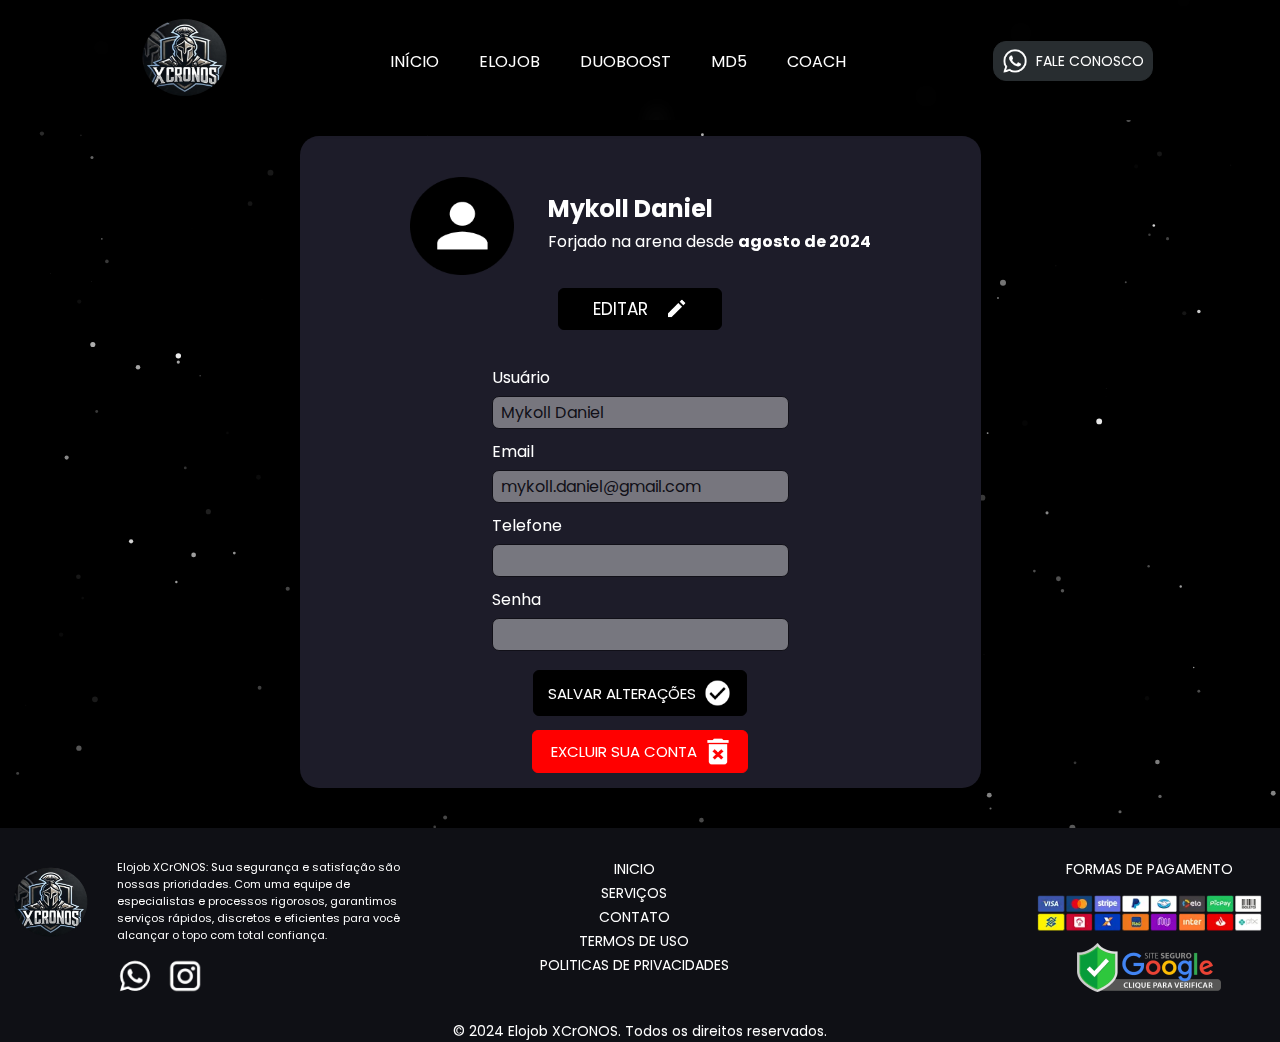
<file: pages/alterar-dados.html>
<!DOCTYPE html>
<html lang="pt-br">

<head>
    <meta charset="UTF-8">
    <meta name="viewport" content="width=device-width, initial-scale=1.0">
    <title>EloJob XCrONOS | Termos de Uso</title>

    <link rel="stylesheet" href="../assets/css/global.css">
    <link rel="stylesheet" href="../assets/css/alterar-dados.css">
    <link rel="stylesheet" href="../assets/css/responsive.css">

        <!--Icon baixada gratuitamente pela Flaticon-->
        <link rel="icon" href="../assets/images/gladiador.png">

    <meta name="description" content="Leia os termos de uso da EloJob XCrONOS e saiba como utilizamos nossos serviços de forma segura.">
    <meta name="author" content="EloJob XCrONOS">
    <meta name="keywords" content="termos de uso, EloJob, serviços de LOL, condições de uso, regulamentação, acordos">

    <meta property="og:locale" content="pt_BR">
    <meta property="og:title" content="Termos de Uso - EloJob XCrONOS">
    <meta property="og:site_name" content="EloJob XCrONOS">
    <meta property="og:description" content="Entenda os termos e condições para utilizar os serviços da EloJob XCrONOS.">
    <meta property="og:image" content="https://www.elojobxcronos.com/assets/images/logoCronos.png">
    <meta property="og:type" content="website">
    <meta property="og:url" content="http://elojobxcronos.com/termos-de-uso">

    <link rel="preconnect" href="https://fonts.googleapis.com">
    <link rel="preconnect" href="https://fonts.gstatic.com" crossorigin>
    <link href="https://fonts.googleapis.com/css2?family=Poppins:ital,wght@0,100;0,200;0,300;0,400;0,500;0,600;0,700;0,800;0,900;1,100;1,200;1,300;1,400;1,500;1,600;1,700;1,800;1,900&display=swap" rel="stylesheet">
    <link rel="stylesheet" href="https://fonts.googleapis.com/css2?family=Material+Symbols+Outlined:opsz,wght,FILL,GRAD@20..48,100..700,0..1,-50..200" />

</head>


<body>
    <header>
        <div id="align-logoHambu">
            <a href="../index.html"><img src="../assets/images/logoCronos.png" alt="Logo XCrONOS" class="logo"></a>
        <span id="IconMenu" class="material-symbols-outlined" onclick="clickMenu()">
            menu
            </span>
        </div>    
        <nav id="itens">
            <ul>
                <li><a href="../index.html">INÍCIO</a></li>
                <li><a href="elojob.html">ELOJOB</a></li>
                <li><a href="duoboost.html">DUOBOOST</a></li>
                <li><a href="md5.html">MD5</a></li>
                <li><a href="coach.html">COACH</a></li>
            </ul>
        </nav>
        <a href="https://wa.me/5511991983299?text=Olá%20preciso%20de%20ajuda%20vim%20pela%20ElojobXCronos."
        target="_blank" class="login-btn" id="btnIniciar">
        <img src="../assets/images/Whatsapp-icon.png" alt="icone do whatsapp">FALE CONOSCO
     </a>
    </header>

    <main>
        <section>
            <div id="container-editar">
                <div id="align-user">
                    <img src="../assets/images/UserEditar.png" alt="icone do usuario">
                    <div id="user">
                    <h2>Mykoll Daniel</h2>
                    <p>Forjado na arena desde <b>agosto de 2024</b></p>
                    </div>
                </div>
                <div id="align-btnEditar">
                <button id="btn-editar">EDITAR <img src="../assets/images/Edit.png" alt="icone do editar"></button>
                </div>

                <form action="" method="POST">
                    <label for="usuario">Usuário</label>
                    <input type="text" id="usuario" name="usuario" value="Mykoll Daniel" readonly required>
                
                    <label for="email">Email</label>
                    <input type="email" id="email" name="email" value="mykoll.daniel@gmail.com" readonly required>
                
                    <label for="telefone">Telefone</label>
                    <input type="text" id="telefone" name="telefone" readonly>
                
                    <label for="senha">Senha</label>
                    <input type="password" id="senha" name="senha" readonly required>

                    <div id="align-btnSalvar">
                    <button type="" id="btn-salvar">SALVAR ALTERAÇÕES <img src="../assets/images/Salvar.png" alt="icone do salvar"></button>
                    </div>

                    <div id="align-btnExcluir">
                    <button type="" id="btn-excluir" formaction="">EXCLUIR SUA CONTA <img src="../assets/images/Lixeira.png" alt="icone de excluir conta"></button>
                    </div>
                </form>    
            </div>
        </section>
    </main>

    <footer>
        <div class="container-footer">
            <div id="content-footer1">
                <img src="../assets/images/logoCronos.png" alt="logo XCrONOS" id="logo-footer">
                <div>
                    <p>Elojob XCrONOS: Sua segurança e satisfação são nossas prioridades. Com uma equipe de
                        especialistas e processos rigorosos, garantimos serviços rápidos, discretos e eficientes para
                        você alcançar o topo com total confiança.</p>
                    <div id="align-icons">
                        <a href="https://wa.me/5511991983299?text=Olá%20preciso%20de%20ajuda%20vim%20pela%20ElojobXCronos."
                            target="_blank">
                            <img src="../assets/images/Whatsapp-icon.png" class="whatsapp-icon" alt="icone Whatsapp">
                        </a>
                        <img src="../assets/images/instagram-icon.png" class="instagram-icon" alt="icone Instagram">
                    </div>
                </div>
            </div>
            <ul>
                <li><a href="../index.html">INICIO</a></li>
                <li id="servicos"><a href="../index.html#container-jogos">SERVIÇOS</a></li>
                <li><a href="https://wa.me/5511991983299?text=Olá%20preciso%20de%20ajuda%20vim%20pela%20ElojobXCronos."
                        target="_blank">CONTATO</a></li>
                <li><a href="termos-de-uso.html">TERMOS DE USO</a></li>
                <li><a href="politica-privacidade.html">POLITICAS DE PRIVACIDADES</a></li>
            </ul>
            <div id="formaspag">
                <p>FORMAS DE PAGAMENTO</p>
                <img src="../assets/images/formas-pag.png" id="icone-forma" alt="icones de formas de pagamento">
                <a href="https://transparencyreport.google.com/safe-browsing/search?hl=pt_BR" target="_blank"><img
                        src="../assets/images/site-seguro.png" alt="icone de site seguro"></a>
            </div>
        </div>
        <div>
            <p id="direitos">© 2024 Elojob XCrONOS. Todos os direitos reservados.</p>
            <div id="particles-js"></div>
        </div>
    </footer>

    <script src="../assets/js/global.js"></script>
    <script src="../assets/js/particles.min.js"></script>
    <script src="../assets/js/alterar-dados.js"></script>

    

</body>

</html>
</file>
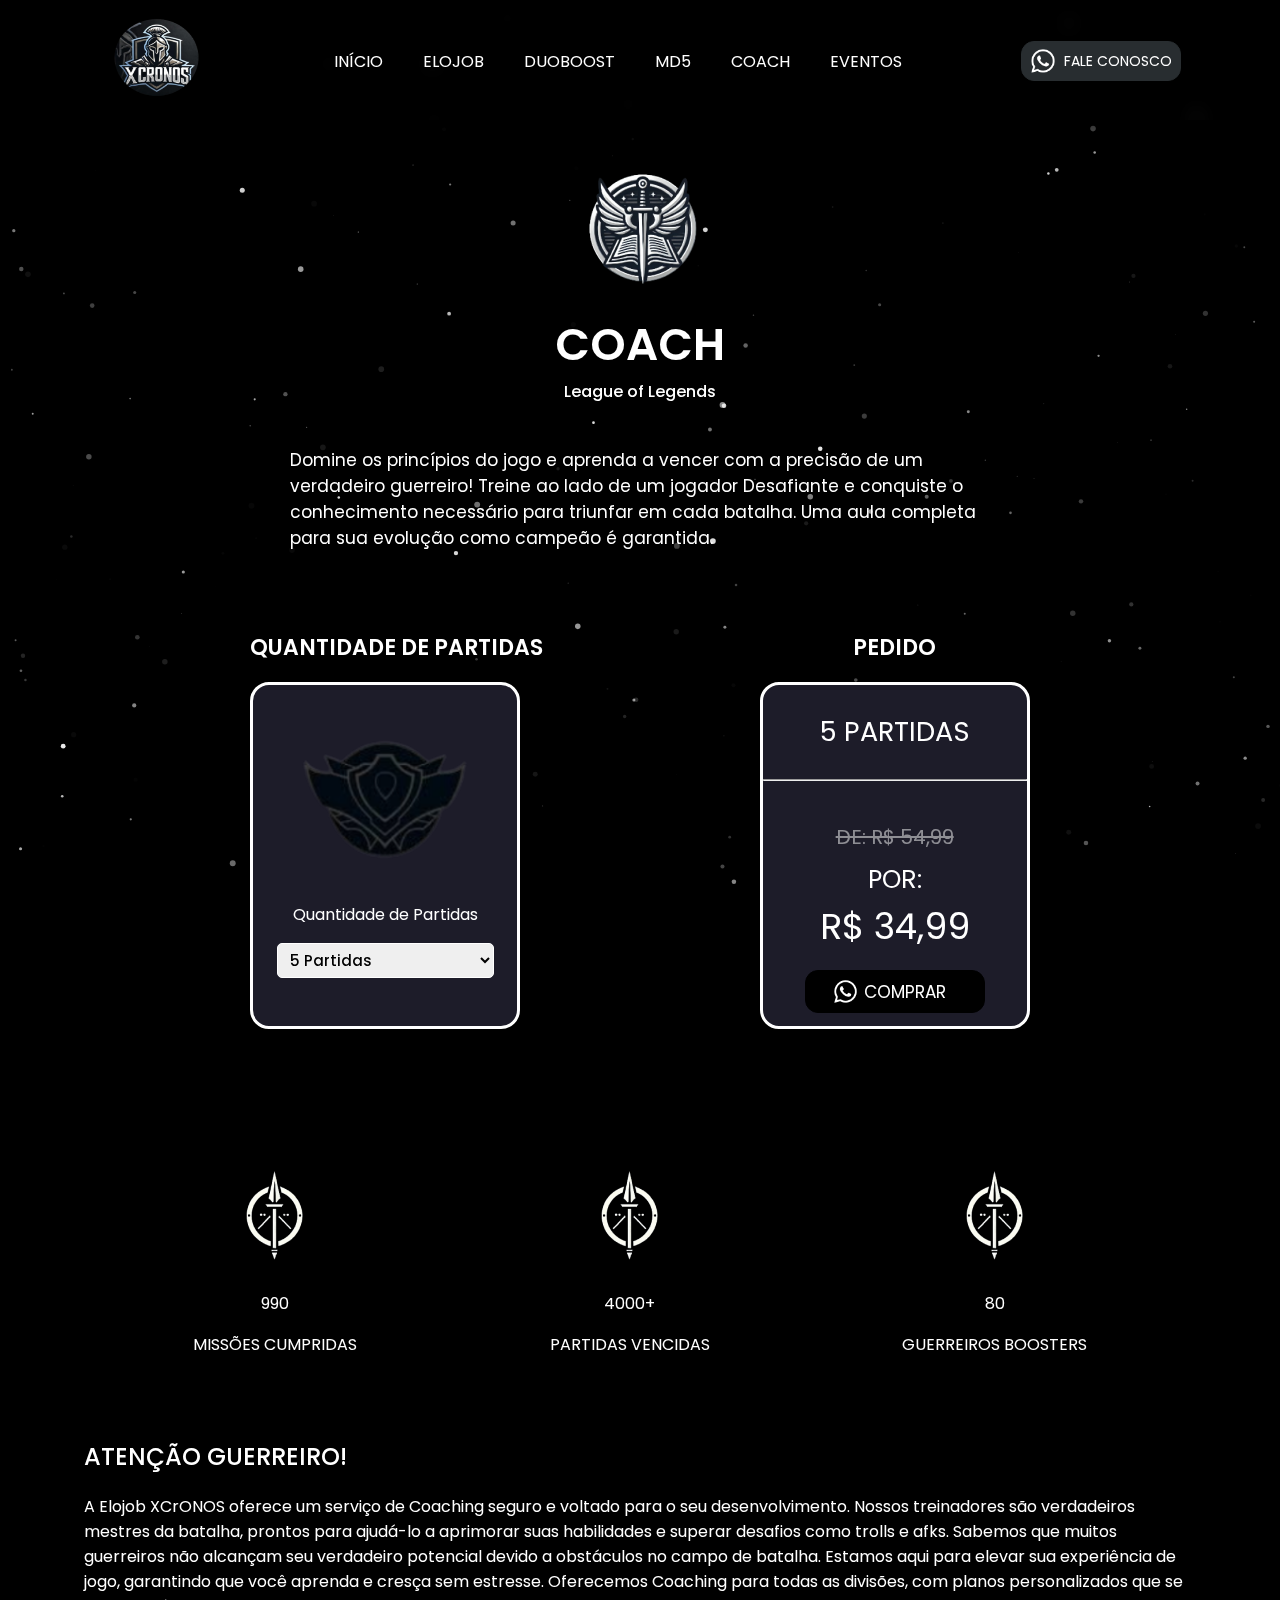
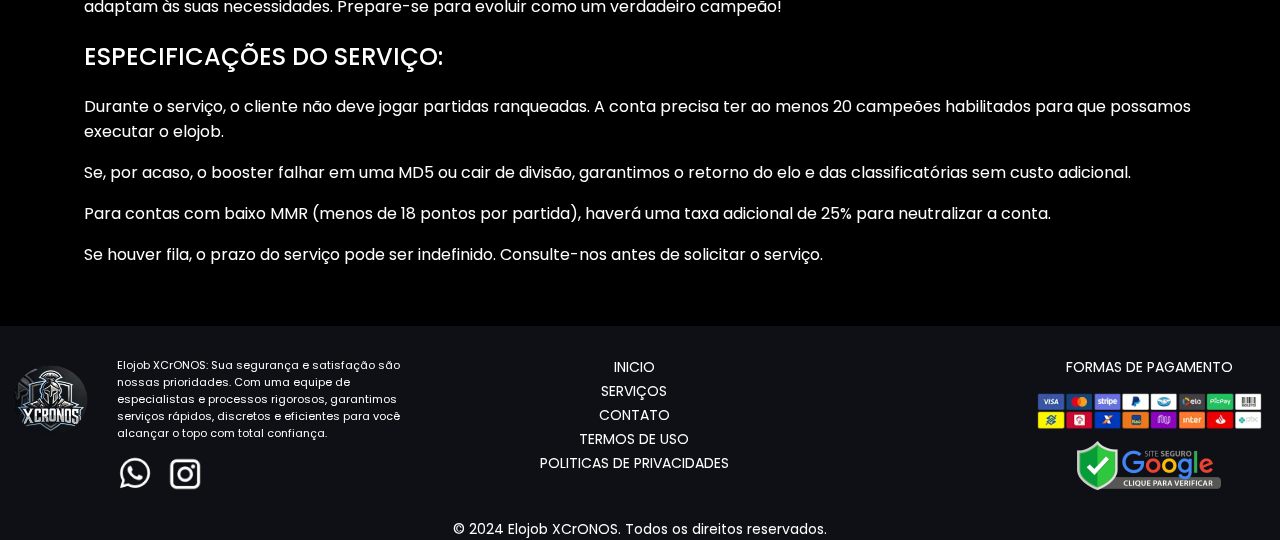
<file: pages/coach.html>
<!DOCTYPE html>
<html lang="pt-br">

<head>
    <meta charset="UTF-8">
    <meta name="viewport" content="width=device-width, initial-scale=1.0">
    <title>EloJob XCrONOS | Coach Profissional para LOL</title>

    <link rel="stylesheet" href="../assets/css/global.css">
    <link rel="stylesheet" href="../assets/css/md5-coach.css">
    <link rel="stylesheet" href="../assets/css/responsive.css">

    <!--Icon baixada gratuitamente pela Flaticon-->
    <link rel="icon" href="../assets/images/gladiador.png">

    <meta name="description"
        content="Aprimore suas habilidades em League of Legends com nosso serviço de Coaching. Aprenda com profissionais qualificados e domine o jogo!">
    <meta name="author" content="EloJob XCrONOS">
    <meta name="keywords"
        content="coaching, elo job, League of Legends, LOL, melhorar habilidades, estratégias de jogo, treinamento de LOL, coach profissional">

    <meta property="og:locale" content="pt_BR">
    <meta property="og:title" content="EloJob XCrONOS | Coaching Profissional para LOL">
    <meta property="og:site_name" content="EloJob XCrONOS">
    <meta property="og:description"
        content="Transforme seu desempenho em League of Legends com nosso serviço de Coaching. Aprenda estratégias eficazes e torne-se um jogador melhor.">
    <meta property="og:image" content="https://www.elojobxcronos.com/assets/images/logoCronos.png">
    <meta property="og:type" content="website">
    <meta property="og:url" content="http://elojobxcronos.com/coach">

    <link rel="preconnect" href="https://fonts.googleapis.com">
    <link rel="preconnect" href="https://fonts.gstatic.com" crossorigin>
    <link
        href="https://fonts.googleapis.com/css2?family=Poppins:ital,wght@0,100;0,200;0,300;0,400;0,500;0,600;0,700;0,800;0,900;1,100;1,200;1,300;1,400;1,500;1,600;1,700;1,800;1,900&display=swap"
        rel="stylesheet">
    <link rel="stylesheet"
        href="https://fonts.googleapis.com/css2?family=Material+Symbols+Outlined:opsz,wght,FILL,GRAD@20..48,100..700,0..1,-50..200" />
</head>

<body>
    <header>
        <div id="align-logoHambu">
            <a href="../index.html"><img src="../assets/images/logoCronos.png" alt="Logo XCrONOS" class="logo"></a>
            <span id="IconMenu" class="material-symbols-outlined" onclick="clickMenu()">
                menu
            </span>
        </div>
        <nav id="itens">
            <ul>
                <li><a href="../index.html">INÍCIO</a></li>
                <li><a href="elojob.html">ELOJOB</a></li>
                <li><a href="duoboost.html">DUOBOOST</a></li>
                <li><a href="md5.html">MD5</a></li>
                <li><a href="coach.html">COACH</a></li>
                <li><a href="eventos.html">EVENTOS</a></li>
            </ul>
        </nav>
        <a href="https://wa.me/5511991983299?text=Olá%20preciso%20de%20ajuda%20vim%20pela%20ElojobXCronos."
            target="_blank" class="login-btn" id="btnIniciar">
            <img src="../assets/images/Whatsapp-icon.png" alt="icone do whatsapp">FALE CONOSCO
        </a>
    </header>

    <main>
        <div id="elojob">
            <img src="../assets/images/coach.png" alt="logo coach">
            <h1>COACH</h1>
            <h4>League of Legends</h4>
        </div>
        <div id="align-paragrafo1">
            <p>Domine os princípios do jogo e aprenda a vencer com a precisão de um verdadeiro guerreiro! Treine ao lado
                de um jogador Desafiante e conquiste o conhecimento necessário para triunfar em cada batalha. Uma aula
                completa para sua evolução como campeão é garantida.</p>
        </div>
        <div id="align-cards">
            <!--Card 1-->
            <div id="card1">
                <h4>QUANTIDADE DE PARTIDAS</h4>
                <div id="content-card1">
                    <img src="../assets/images/unraked.png" alt="logo unraked">
                    <p>Quantidade de Partidas</p>
                    <select id="partidas" name="partidas">
                        <option value="5partidas" selected>5 Partidas</option>
                        <option value="10partidas">10 Partidas</option>
                        <option value="15partidas">15 Partidas</option>
                    </select>
                </div>
            </div>


            <!--Card 3 - Pedido -->
            <div id="pedido">
                <h4>PEDIDO</h4>
                <div id="content-card3">
                    <div id="container-preco">
                        <div id="definicao-partidas">
                            <p>5 PARTIDAS</p>
                        </div>

                        <hr>
                        <div id="precos-coach">
                            <p>DE: R$ 54,99</p>
                            <p>POR:</p>
                            <p>R$ 34,99</p>
                        </div>

                        <div id="align-buttonPedido">
                            <button>
                                <img src="../assets/images/Whatsapp-icon.png" alt="icone whatsapp">
                                COMPRAR
                            </button>
                        </div>
                    </div>
                </div>
            </div>
        </div>



        <div id="infos-estat">
            <div class="estats">
                <img src="../assets/images/lança.png" alt="imagem de uma lança">
                <p>990</p>
                <p>MISSÕES CUMPRIDAS</p>
            </div>
            <div class="estats">
                <img src="../assets/images/lança.png" alt="imagem de uma lança">
                <p>4000+</p>
                <p>PARTIDAS VENCIDAS</p>
            </div>
            <div class="estats">
                <img src="../assets/images/lança.png" alt="imagem de uma lança">
                <p>80</p>
                <p>GUERREIROS BOOSTERS</p>
            </div>
        </div>

        <div id="especificacoes">
            <h2>ATENÇÃO GUERREIRO!</h2>
            <p>A Elojob XCrONOS oferece um serviço de Coaching seguro e voltado para o seu desenvolvimento. Nossos
                treinadores são verdadeiros mestres da batalha, prontos para ajudá-lo a aprimorar suas habilidades e
                superar desafios como trolls e afks. Sabemos que muitos guerreiros não alcançam seu verdadeiro potencial
                devido a obstáculos no campo de batalha. Estamos aqui para elevar sua experiência de jogo, garantindo
                que você aprenda e cresça sem estresse. Oferecemos Coaching para todas as divisões, com planos
                personalizados que se adaptam às suas necessidades. Prepare-se para evoluir como um verdadeiro campeão!
            </p>

            <h2>ESPECIFICAÇÕES DO SERVIÇO:</h2>
            <p>Durante o serviço, o cliente não deve jogar partidas ranqueadas. A conta precisa ter ao menos 20 campeões
                habilitados para que possamos executar o elojob.</p>
            <p>Se, por acaso, o booster falhar em uma MD5 ou cair de divisão, garantimos o retorno do elo e das
                classificatórias sem custo adicional.</p>
            <p>Para contas com baixo MMR (menos de 18 pontos por partida), haverá uma taxa adicional de 25% para
                neutralizar a conta.</p>
            <p>Se houver fila, o prazo do serviço pode ser indefinido. Consulte-nos antes de solicitar o serviço.</p>
        </div>



    </main>
    <footer>
        <div class="container-footer">
            <div id="content-footer1">
                <img src="../assets/images/logoCronos.png" alt="logo XCrONOS" id="logo-footer">
                <div>
                    <p>Elojob XCrONOS: Sua segurança e satisfação são nossas prioridades. Com uma equipe de
                        especialistas e processos rigorosos, garantimos serviços rápidos, discretos e eficientes para
                        você alcançar o topo com total confiança.</p>
                    <div id="align-icons">
                        <a href="https://wa.me/5511991983299?text=Olá%20preciso%20de%20ajuda%20vim%20pela%20ElojobXCronos."
                            target="_blank">
                            <img src="../assets/images/Whatsapp-icon.png" class="whatsapp-icon" alt="icone Whatsapp">
                        </a>
                        <img src="../assets/images/instagram-icon.png" class="instagram-icon" alt="icone Instagram">
                    </div>
                </div>
            </div>
            <ul>
                <li><a href="../index.html">INICIO</a></li>
                <li id="servicos"><a href="../index.html#container-jogos">SERVIÇOS</a></li>
                <li><a href="https://wa.me/5511991983299?text=Olá%20preciso%20de%20ajuda%20vim%20pela%20ElojobXCronos."
                        target="_blank">CONTATO</a></li>
                <li><a href="termos-de-uso.html">TERMOS DE USO</a></li>
                <li><a href="politica-privacidade.html">POLITICAS DE PRIVACIDADES</a></li>
            </ul>
            <div id="formaspag">
                <p>FORMAS DE PAGAMENTO</p>
                <img src="../assets/images/formas-pag.png" id="icone-forma" alt="icones de formas de pagamento">
                <a href="https://transparencyreport.google.com/safe-browsing/search?hl=pt_BR" target="_blank"><img
                        src="../assets/images/site-seguro.png" alt="icone de site seguro"></a>
            </div>
        </div>
        <div>
            <p id="direitos">© 2024 Elojob XCrONOS. Todos os direitos reservados.</p>
            <div id="particles-js"></div>
        </div>
    </footer>

    <script src="../assets/js/global.js"></script>
    <script src="../assets/js/particles.min.js"></script>
    <script src="../assets/js/coach.js"></script>

</body>

</html>
</file>
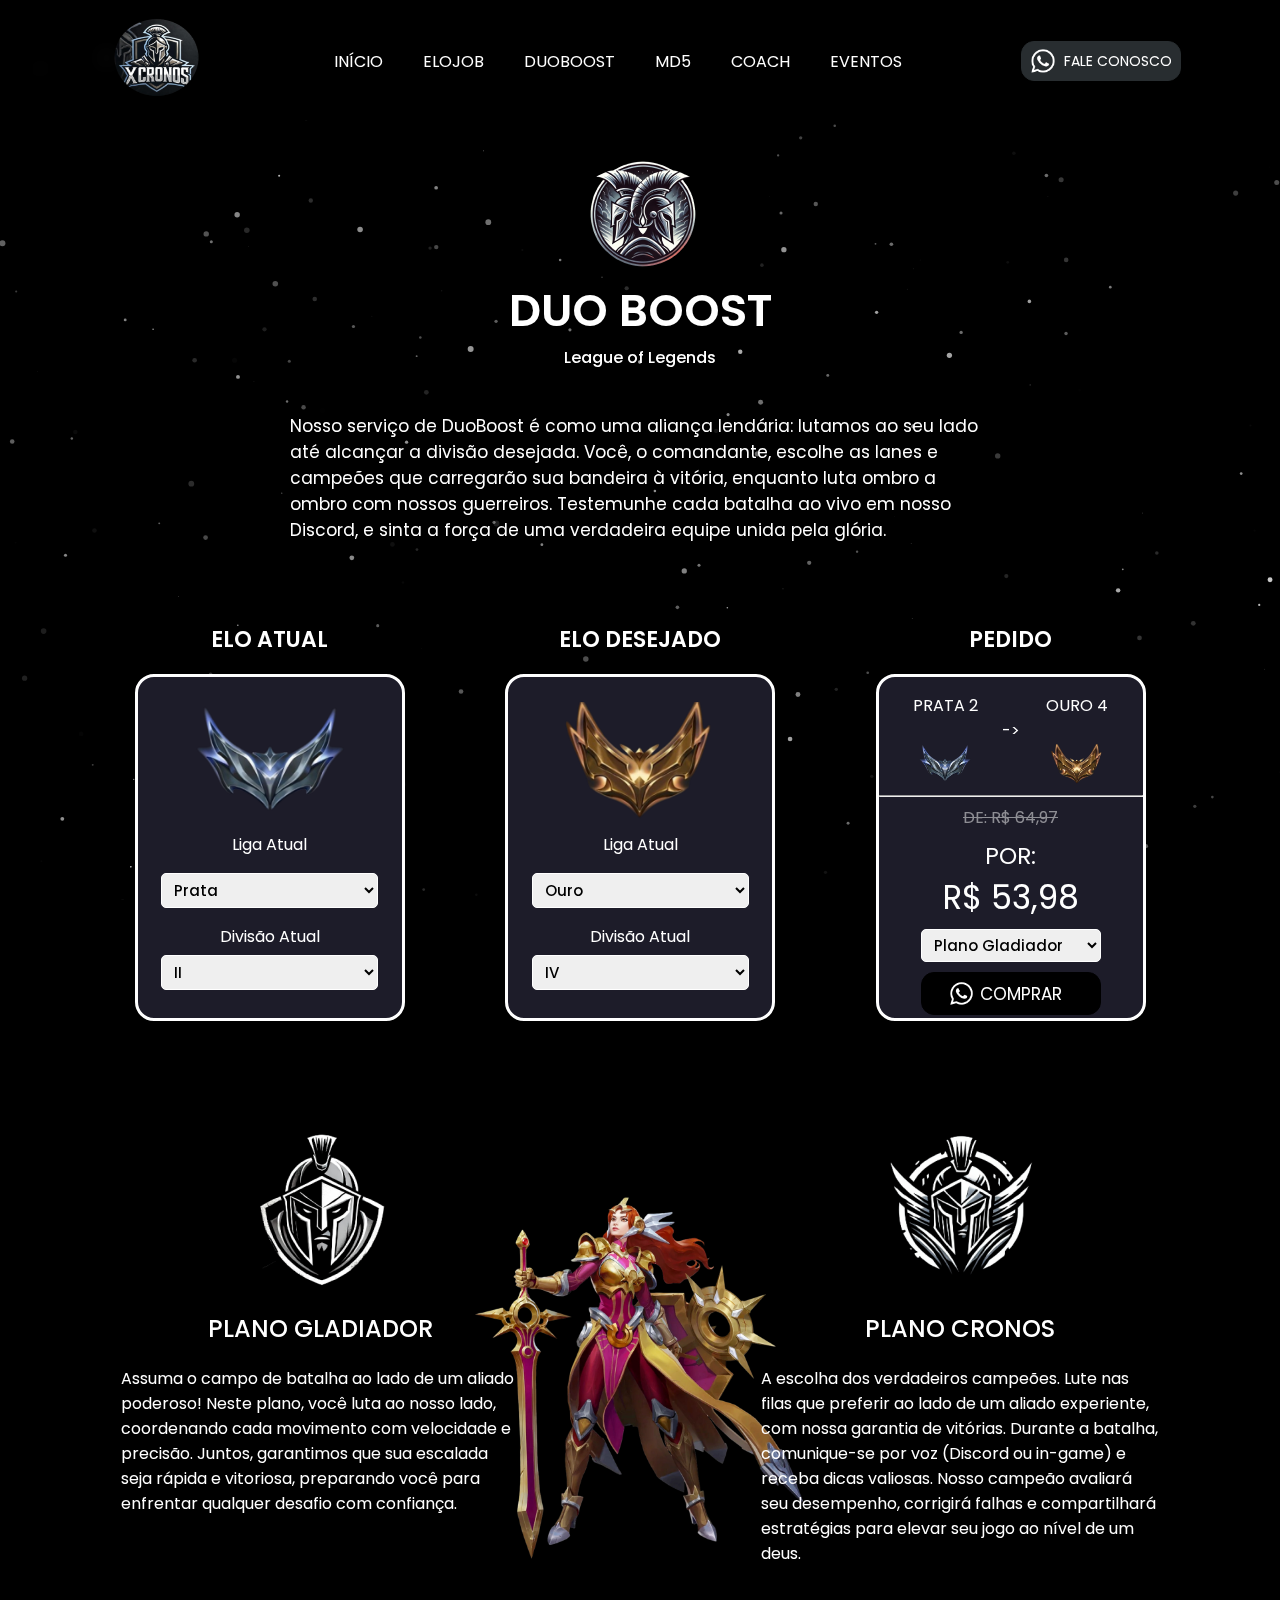
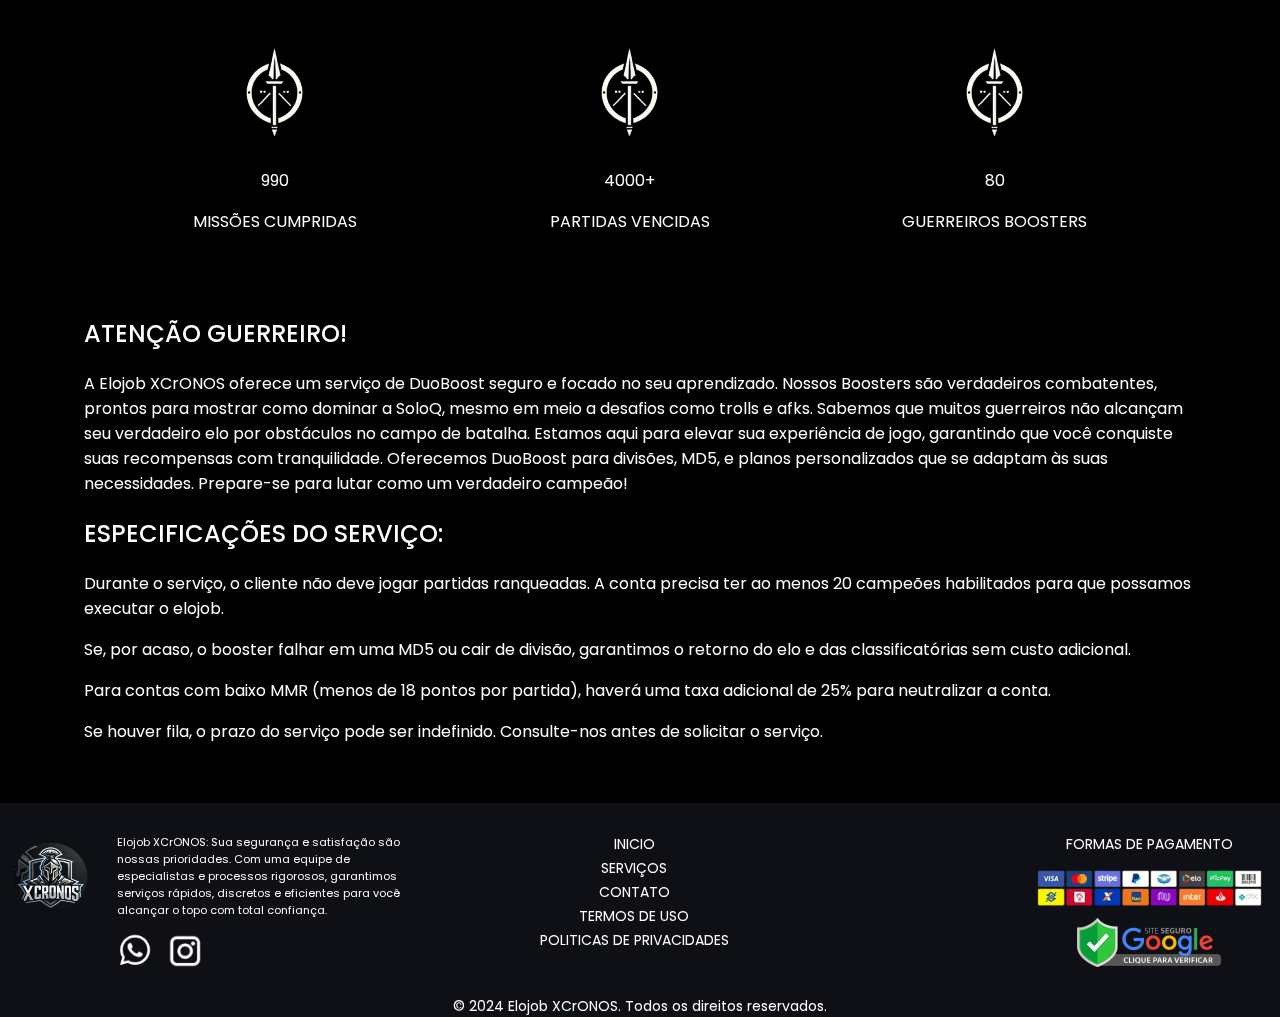
<file: pages/duoboost.html>
<!DOCTYPE html>
<html lang="pt-br">

<head>
    <meta charset="UTF-8">
    <meta name="viewport" content="width=device-width, initial-scale=1.0">
    <title>EloJob XCronos | DuoBoost para Melhorar Seu Elo em LOL</title>

    <link rel="stylesheet" href="../assets/css/global.css">
    <link rel="stylesheet" href="../assets/css/elojob-duo.css">
    <link rel="stylesheet" href="../assets/css/responsive.css">

    <!--Icon baixada gratuitamente pela Flaticon-->
    <link rel="icon" href="../assets/images/gladiador.png">

    <meta name="description"
        content="Experimente nosso serviço de DuoBoost e suba seu elo em League of Legends com a ajuda de jogadores experientes. Junte-se à EloJob XCrONOS e domine o jogo!">
    <meta name="author" content="EloJob XCrONOS">
    <meta name="keywords"
        content="duoboost, elo boost, elo job, League of Legends, LOL, melhorar elo, coaching, partidas em duplas, serviços de LOL">

    <meta property="og:locale" content="pt_BR">
    <meta property="og:title" content="DuoBoost com EloJob XCrONOS - Aumente seu Elo em LOL">
    <meta property="og:site_name" content="EloJob XCrONOS">
    <meta property="og:description"
        content="Aumente seu elo com nosso serviço de DuoBoost, jogando ao lado de profissionais qualificados da EloJob XCrONOS.">
    <meta property="og:image" content="https://www.elojobxcronos.com/assets/images/logoCronos.png">
    <meta property="og:type" content="website">
    <meta property="og:url" content="http://elojobxcronos.com/duoboost">

    <link rel="preconnect" href="https://fonts.googleapis.com">
    <link rel="preconnect" href="https://fonts.gstatic.com" crossorigin>
    <link
        href="https://fonts.googleapis.com/css2?family=Poppins:ital,wght@0,100;0,200;0,300;0,400;0,500;0,600;0,700;0,800;0,900;1,100;1,200;1,300;1,400;1,500;1,600;1,700;1,800;1,900&display=swap"
        rel="stylesheet">
    <link rel="stylesheet"
        href="https://fonts.googleapis.com/css2?family=Material+Symbols+Outlined:opsz,wght,FILL,GRAD@20..48,100..700,0..1,-50..200" />
</head>

<body>
    <header>
        <div id="align-logoHambu">
            <a href="../index.html"><img src="../assets/images/logoCronos.png" alt="Logo XCrONOS" class="logo"></a>
            <span id="IconMenu" class="material-symbols-outlined" onclick="clickMenu()">
                menu
            </span>
        </div>
        <nav id="itens">
            <ul>
                <li><a href="../index.html">INÍCIO</a></li>
                <li><a href="elojob.html">ELOJOB</a></li>
                <li><a href="duoboost.html">DUOBOOST</a></li>
                <li><a href="md5.html">MD5</a></li>
                <li><a href="coach.html">COACH</a></li>
                <li><a href="eventos.html">EVENTOS</a></li>
            </ul>
        </nav>
        <a href="https://wa.me/5511991983299?text=Olá%20preciso%20de%20ajuda%20vim%20pela%20ElojobXCronos."
            target="_blank" class="login-btn" id="btnIniciar">
            <img src="../assets/images/Whatsapp-icon.png" alt="icone do whatsapp">FALE CONOSCO
        </a>
    </header>

    <main>
        <div id="elojob">
            <img src="../assets/images/duoboost.png" alt="logo duoboost">
            <h1>DUO BOOST</h1>
            <h4>League of Legends</h4>
        </div>
        <div id="align-paragrafo1">
            <p>Nosso serviço de DuoBoost é como uma aliança lendária: lutamos ao seu lado até alcançar a divisão
                desejada. Você, o comandante, escolhe as lanes e campeões que carregarão sua bandeira à vitória,
                enquanto luta ombro a ombro com nossos guerreiros. Testemunhe cada batalha ao vivo em nosso Discord, e
                sinta a força de uma verdadeira equipe unida pela glória.</p>
        </div>
        <div id="align-cards">
            <!--Card 1-->
            <div id="card1">
                <h4>ELO ATUAL</h4>
                <div id="content-card1">
                    <img src="../assets/images/ferro.png" alt="elo atual definido">
                    <p>Liga Atual</p>
                    <select id="liga" name="liga">
                        <option value="ferro">Ferro</option>
                        <option value="bronze">Bronze</option>
                        <option value="prata" selected>Prata</option>
                        <option value="ouro">Ouro</option>
                        <option value="platina">Platina</option>
                        <option value="esmeralda">Esmeralda</option>
                        <option value="diamante">Diamante</option>
                    </select>
                    <p>Divisão Atual</p>
                    <select id="divisao" name="divisao">
                        <option value="1">I</option>
                        <option value="2" selected>II</option>
                        <option value="3">III</option>
                        <option value="4">IV</option>
                    </select>
                </div>
            </div>

            <!--Card 2-->
            <div id="card2">
                <h4>ELO DESEJADO</h4>
                <div id="content-card2">
                    <img src="../assets/images/prata.png" alt="elo desejado definido">
                    <p>Liga Atual</p>
                    <select id="liga-desejada" name="liga-desejada">
                        <option value="ferro">Ferro</option>
                        <option value="bronze">Bronze</option>
                        <option value="prata">Prata</option>
                        <option value="ouro" selected>Ouro</option>
                        <option value="platina">Platina</option>
                        <option value="esmeralda">Esmeralda</option>
                        <option value="diamante">Diamante</option>

                    </select>
                    <p>Divisão Atual</p>
                    <select id="divisao-desejada" name="divisao-desejada">
                        <option value="1">I</option>
                        <option value="2">II</option>
                        <option value="3">III</option>
                        <option value="4" selected>IV</option>
                    </select>
                </div>
            </div>

            <!--Card 3 - Pedido -->
            <div id="pedido">
                <h4>PEDIDO</h4>
                <div id="content-card3">
                    <div id="container-preco">
                        <div id="align-elo">
                            <p>PRATA 2</p>
                            <p>OURO 4</p>
                        </div>
                        <div id="seta-pedido">
                            <p>-></p>
                        </div>
                        <div id="align-eloimg">
                            <img src="../assets/images/ferro.png" alt="imagem elo ferro">
                            <img src="../assets/images/prata.png" alt="imagem elo prata">
                        </div>
                        <hr>
                        <div id="precos">
                            <p>DE: R$ 64,97</p>
                            <p>POR:</p>
                            <p>R$ 53,98</p>
                        </div>
                        <select id="planos" name="planos">
                            <option value="Gladiador">Plano Gladiador</option>
                            <option value="Cronos">Plano Cronos</option>
                        </select>
                        <div id="align-buttonPedido">
                            <button>
                                <img src="../assets/images/Whatsapp-icon.png" alt="icone whatsapp">
                                COMPRAR
                            </button>
                        </div>
                    </div>
                    <!--Card alternativo para quando o preço for R$ 0,00-->
                    <div id="card-alternativo">
                        <p>Por favor, verifique se o elo que você deseja é superior ao elo inicial que foi selecionado.
                        </p>
                    </div>
                </div>
            </div>
        </div>

        <div id="align-planos">
            <div id="plano-gladiador">
                <div class="align-imgplano">
                    <img src="../assets/images/plano-gladiador.png" alt="plano gladiador">
                </div>
                <h2>PLANO GLADIADOR</h2>
                <p>Assuma o campo de batalha ao lado de um aliado poderoso! Neste plano, você luta ao nosso lado,
                    coordenando cada movimento com velocidade e precisão. Juntos, garantimos que sua escalada seja
                    rápida e vitoriosa, preparando você para enfrentar qualquer desafio com confiança.</p>
            </div>
            <div id="plano-cronos">
                <div class="align-imgplano">
                    <img src="../assets/images/plano-cronos.png" alt="plano cronos">
                </div>
                <h2>PLANO CRONOS</h2>
                <p>A escolha dos verdadeiros campeões. Lute nas filas que preferir ao lado de um aliado experiente, com
                    nossa garantia de vitórias. Durante a batalha, comunique-se por voz (Discord ou in-game) e receba
                    dicas valiosas. Nosso campeão avaliará seu desempenho, corrigirá falhas e compartilhará estratégias
                    para elevar seu jogo ao nível de um deus.</p>
            </div>
        </div>

        <div id="infos-estat">
            <div class="estats">
                <img src="../assets/images/lança.png" alt="imagem de uma lança">
                <p>990</p>
                <p>MISSÕES CUMPRIDAS</p>
            </div>
            <div class="estats">
                <img src="../assets/images/lança.png" alt="imagem de uma lança">
                <p>4000+</p>
                <p>PARTIDAS VENCIDAS</p>
            </div>
            <div class="estats">
                <img src="../assets/images/lança.png" alt="imagem de uma lança">
                <p>80</p>
                <p>GUERREIROS BOOSTERS</p>
            </div>
        </div>

        <div id="especificacoes">
            <h2>ATENÇÃO GUERREIRO!</h2>
            <p>A Elojob XCrONOS oferece um serviço de DuoBoost seguro e focado no seu aprendizado. Nossos Boosters são
                verdadeiros combatentes, prontos para mostrar como dominar a SoloQ, mesmo em meio a desafios como trolls
                e afks. Sabemos que muitos guerreiros não alcançam seu verdadeiro elo por obstáculos no campo de
                batalha. Estamos aqui para elevar sua experiência de jogo, garantindo que você conquiste suas
                recompensas com tranquilidade. Oferecemos DuoBoost para divisões, MD5, e planos personalizados que se
                adaptam às suas necessidades. Prepare-se para lutar como um verdadeiro campeão!</p>

            <h2>ESPECIFICAÇÕES DO SERVIÇO:</h2>
            <p>Durante o serviço, o cliente não deve jogar partidas ranqueadas. A conta precisa ter ao menos 20 campeões
                habilitados para que possamos executar o elojob.</p>
            <p>Se, por acaso, o booster falhar em uma MD5 ou cair de divisão, garantimos o retorno do elo e das
                classificatórias sem custo adicional.</p>
            <p>Para contas com baixo MMR (menos de 18 pontos por partida), haverá uma taxa adicional de 25% para
                neutralizar a conta.</p>
            <p>Se houver fila, o prazo do serviço pode ser indefinido. Consulte-nos antes de solicitar o serviço.</p>
        </div>



    </main>
    <footer>
        <div class="container-footer">
            <div id="content-footer1">
                <img src="../assets/images/logoCronos.png" alt="logo XCrONOS" id="logo-footer">
                <div>
                    <p>Elojob XCrONOS: Sua segurança e satisfação são nossas prioridades. Com uma equipe de
                        especialistas e processos rigorosos, garantimos serviços rápidos, discretos e eficientes para
                        você alcançar o topo com total confiança.</p>
                    <div id="align-icons">
                        <a href="https://wa.me/5511991983299?text=Olá%20preciso%20de%20ajuda%20vim%20pela%20ElojobXCronos."
                            target="_blank">
                            <img src="../assets/images/Whatsapp-icon.png" class="whatsapp-icon" alt="icone Whatsapp">
                        </a>
                        <img src="../assets/images/instagram-icon.png" class="instagram-icon" alt="icone Instagram">
                    </div>
                </div>
            </div>
            <ul>
                <li><a href="../index.html">INICIO</a></li>
                <li id="servicos"><a href="../index.html#container-jogos">SERVIÇOS</a></li>
                <li><a href="https://wa.me/5511991983299?text=Olá%20preciso%20de%20ajuda%20vim%20pela%20ElojobXCronos."
                        target="_blank">CONTATO</a></li>
                <li><a href="termos-de-uso.html">TERMOS DE USO</a></li>
                <li><a href="politica-privacidade.html">POLITICAS DE PRIVACIDADES</a></li>
            </ul>
            <div id="formaspag">
                <p>FORMAS DE PAGAMENTO</p>
                <img src="../assets/images/formas-pag.png" id="icone-forma" alt="icones de formas de pagamento">
                <a href="https://transparencyreport.google.com/safe-browsing/search?hl=pt_BR" target="_blank"><img
                        src="../assets/images/site-seguro.png" alt="icone de site seguro"></a>
            </div>
        </div>
        <div>
            <p id="direitos">© 2024 Elojob XCrONOS. Todos os direitos reservados.</p>
            <div id="particles-js"></div>
        </div>
    </footer>

    <script src="../assets/js/global.js"></script>
    <script src="../assets/js/duoboost.js"></script>
    <script src="../assets/js/particles.min.js"></script>

</body>

</html>
</file>
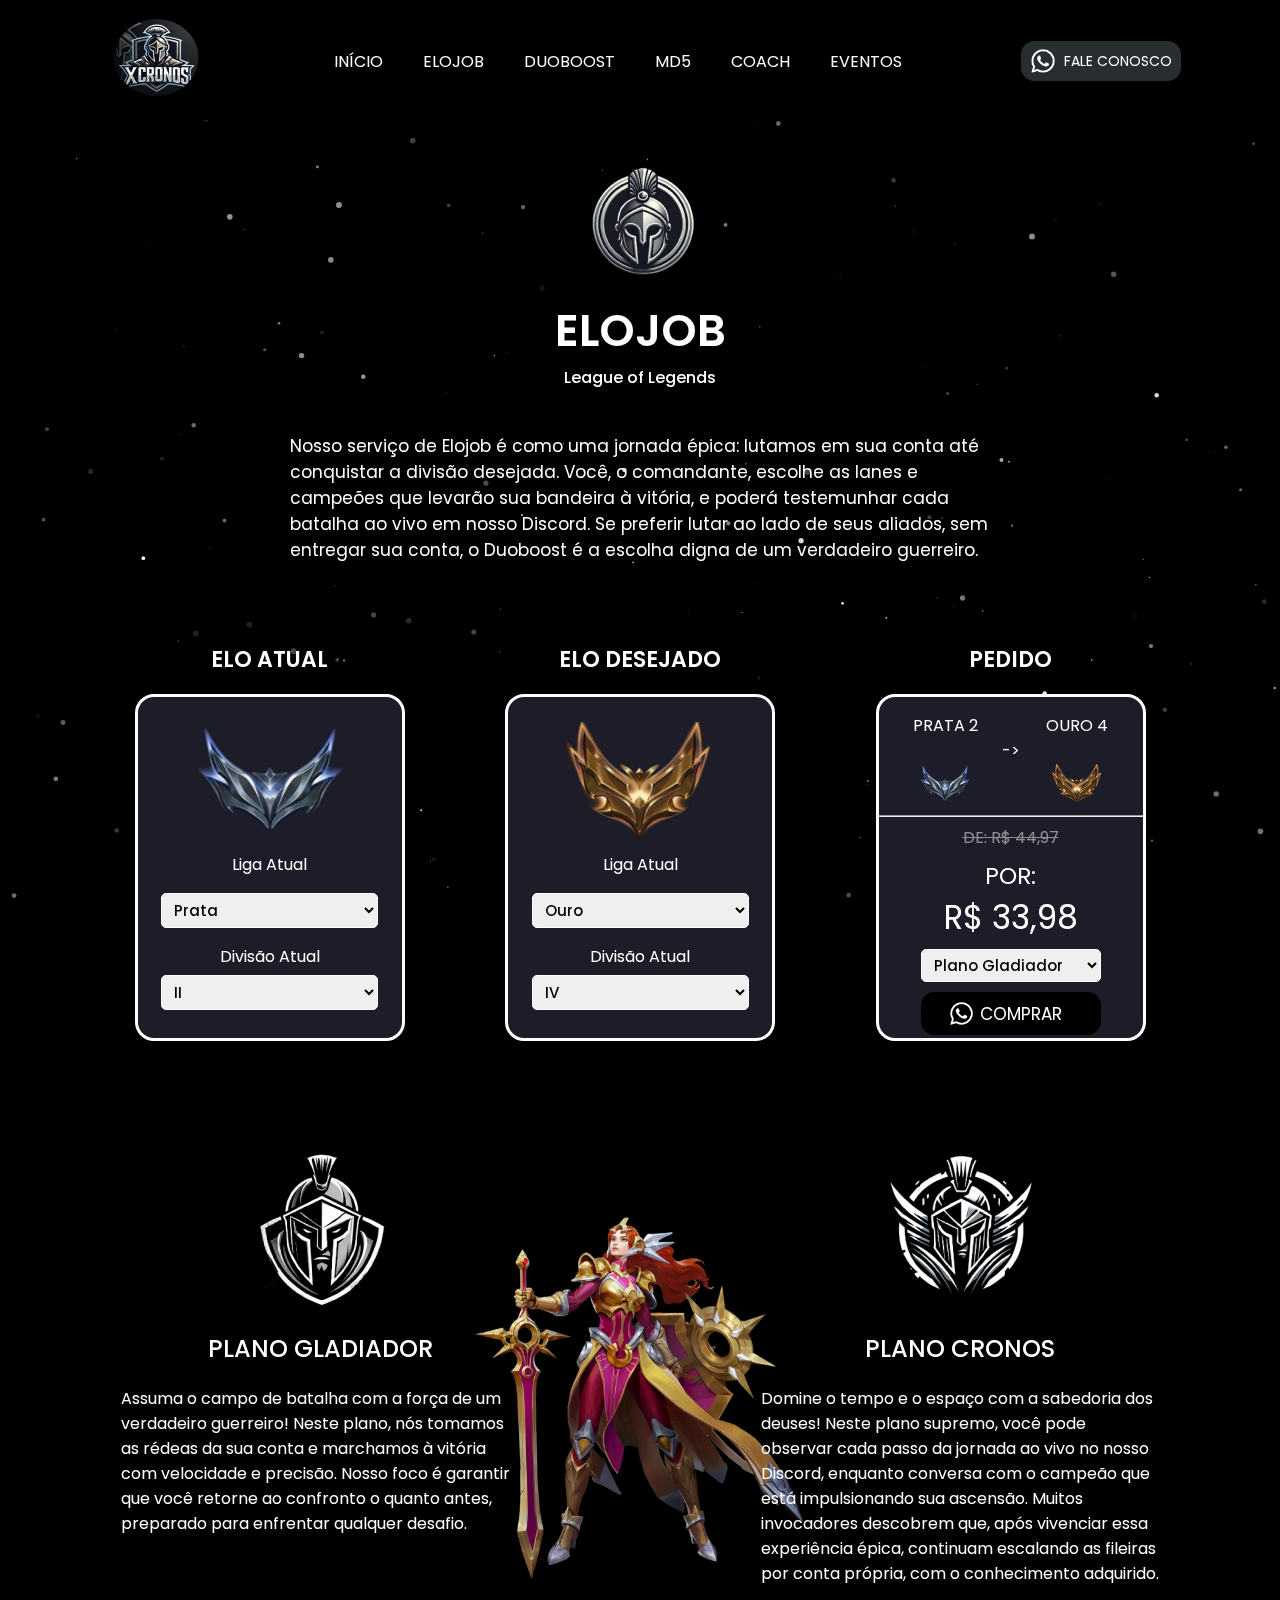
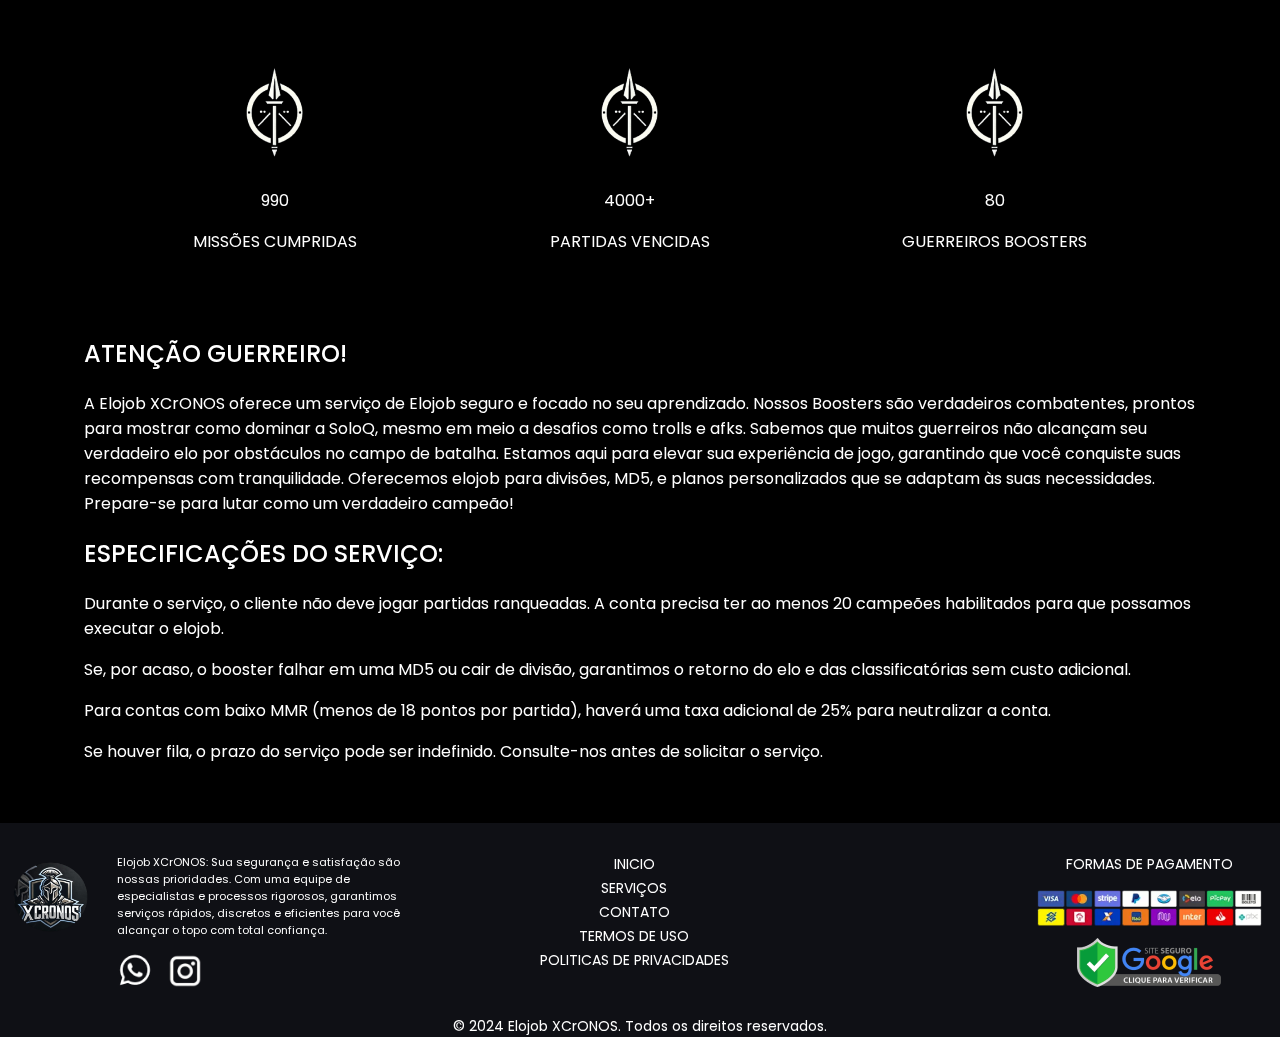
<file: pages/elojob.html>
<!DOCTYPE html>
<html lang="pt-br">

<head>
    <meta charset="UTF-8">
    <meta name="viewport" content="width=device-width, initial-scale=1.0">
    <title>EloJob XCronos | EloJob - Boosting Profissional</title>

    <link rel="stylesheet" href="../assets/css/global.css">
    <link rel="stylesheet" href="../assets/css/elojob-duo.css">
    <link rel="stylesheet" href="../assets/css/responsive.css">

    <!--Icon baixada gratuitamente pela Flaticon-->
    <link rel="icon" href="../assets/images/gladiador.png">

    <meta name="description"
        content="Experimente nosso serviço de EloJob e suba seu elo em League of Legends com a ajuda de jogadores experientes. Junte-se à EloJob XCrONOS e domine o jogo!">
    <meta name="author" content="EloJob XCrONOS">
    <meta name="keywords"
        content="elojob, elo boost, League of Legends, LOL, melhorar elo, coaching, serviços de LOL, boosting profissional">

    <meta property="og:locale" content="pt_BR">
    <meta property="og:title" content="EloJob com EloJob XCrONOS - Aumente seu Elo em LOL">
    <meta property="og:site_name" content="EloJob XCrONOS">
    <meta property="og:description"
        content="Aumente seu elo com nosso serviço de EloJob, jogando ao lado de profissionais qualificados da EloJob XCrONOS.">
    <meta property="og:image" content="https://www.elojobxcronos.com/assets/images/logoCronos.png">
    <meta property="og:type" content="website">
    <meta property="og:url" content="http://elojobxcronos.com/elojob">

    <link rel="preconnect" href="https://fonts.googleapis.com">
    <link rel="preconnect" href="https://fonts.gstatic.com" crossorigin>
    <link
        href="https://fonts.googleapis.com/css2?family=Poppins:ital,wght@0,100;0,200;0,300;0,400;0,500;0,600;0,700;0,800;0,900;1,100;1,200;1,300;1,400;1,500;1,600;1,700;1,800;1,900&display=swap"
        rel="stylesheet">
    <link rel="stylesheet"
        href="https://fonts.googleapis.com/css2?family=Material+Symbols+Outlined:opsz,wght,FILL,GRAD@20..48,100..700,0..1,-50..200" />
</head>

<body>
    <header>
        <div id="align-logoHambu">
            <a href="../index.html"><img src="../assets/images/logoCronos.png" alt="Logo XCrONOS" class="logo"></a>
            <span id="IconMenu" class="material-symbols-outlined" onclick="clickMenu()">
                menu
            </span>
        </div>
        <nav id="itens">
            <ul>
                <li><a href="../index.html">INÍCIO</a></li>
                <li><a href="elojob.html">ELOJOB</a></li>
                <li><a href="duoboost.html">DUOBOOST</a></li>
                <li><a href="md5.html">MD5</a></li>
                <li><a href="coach.html">COACH</a></li>
                <li><a href="eventos.html">EVENTOS</a></li>
            </ul>
        </nav>
        <a href="https://wa.me/5511991983299?text=Olá%20preciso%20de%20ajuda%20vim%20pela%20ElojobXCronos."
            target="_blank" class="login-btn" id="btnIniciar">
            <img src="../assets/images/Whatsapp-icon.png" alt="icone do whatsapp">FALE CONOSCO
        </a>
    </header>

    <main>
        <div id="elojob">
            <img src="../assets/images/elojob.png" alt="logo elojob">
            <h1>ELOJOB</h1>
            <h4>League of Legends</h4>
        </div>
        <div id="align-paragrafo1">
            <p>Nosso serviço de Elojob é como uma jornada épica: lutamos em sua conta até conquistar a divisão desejada.
                Você, o comandante, escolhe as lanes e campeões que levarão sua bandeira à vitória, e poderá testemunhar
                cada batalha ao vivo em nosso Discord. Se preferir lutar ao lado de seus aliados, sem entregar sua
                conta, o Duoboost é a escolha digna de um verdadeiro guerreiro.</p>
        </div>
        <div id="align-cards">
            <!--Card 1-->
            <div id="card1">
                <h4>ELO ATUAL</h4>
                <div id="content-card1">
                    <img src="../assets/images/ferro.png" alt="imagem elo atual">
                    <p>Liga Atual</p>
                    <select id="liga" name="liga">
                        <option value="ferro">Ferro</option>
                        <option value="bronze">Bronze</option>
                        <option value="prata" selected>Prata</option>
                        <option value="ouro">Ouro</option>
                        <option value="platina">Platina</option>
                        <option value="esmeralda">Esmeralda</option>
                        <option value="diamante">Diamante</option>
                    </select>
                    <p>Divisão Atual</p>
                    <select id="divisao" name="divisao">
                        <option value="1">I</option>
                        <option value="2" selected>II</option>
                        <option value="3">III</option>
                        <option value="4">IV</option>
                    </select>
                </div>
            </div>

            <!--Card 2-->
            <div id="card2">
                <h4>ELO DESEJADO</h4>
                <div id="content-card2">
                    <img src="../assets/images/prata.png" alt="imagem elo definido">
                    <p>Liga Atual</p>
                    <select id="liga-desejada" name="liga-desejada">
                        <option value="ferro">Ferro</option>
                        <option value="bronze">Bronze</option>
                        <option value="prata">Prata</option>
                        <option value="ouro" selected>Ouro</option>
                        <option value="platina">Platina</option>
                        <option value="esmeralda">Esmeralda</option>
                        <option value="diamante">Diamante</option>

                    </select>
                    <p>Divisão Atual</p>
                    <select id="divisao-desejada" name="divisao-desejada">
                        <option value="1">I</option>
                        <option value="2">II</option>
                        <option value="3">III</option>
                        <option value="4" selected>IV</option>
                    </select>
                </div>
            </div>

            <!--Card 3 - Pedido -->
            <div id="pedido">
                <h4>PEDIDO</h4>
                <div id="content-card3">
                    <div id="container-preco">
                        <div id="align-elo">
                            <p>PRATA 2</p>
                            <p>OURO 4</p>
                        </div>
                        <div id="seta-pedido">
                            <p>-></p>
                        </div>
                        <div id="align-eloimg">
                            <img src="../assets/images/ferro.png" alt="imagem elo ferro">
                            <img src="../assets/images/prata.png" alt="imagem elo prata">
                        </div>
                        <hr>
                        <div id="precos">
                            <p>DE: R$ 44,97</p>
                            <p>POR:</p>
                            <p>R$ 33,98</p>
                        </div>
                        <select id="planos" name="planos">
                            <option value="Gladiador">Plano Gladiador</option>
                            <option value="Cronos">Plano Cronos</option>
                        </select>
                        <div id="align-buttonPedido">
                            <button>
                                <img src="../assets/images/Whatsapp-icon.png" alt="icone whatsapp">
                                COMPRAR
                            </button>
                        </div>
                    </div>
                    <!--Card alternativo para quando o preço for R$ 0,00-->
                    <div id="card-alternativo">
                        <p>Por favor, verifique se o elo que você deseja é superior ao elo inicial que foi selecionado.
                        </p>
                    </div>
                </div>
            </div>
        </div>

        <div id="align-planos">
            <div id="plano-gladiador">
                <div class="align-imgplano">
                    <img src="../assets/images/plano-gladiador.png" alt="plano gladiador">
                </div>
                <h2>PLANO GLADIADOR</h2>
                <p>Assuma o campo de batalha com a força de um verdadeiro guerreiro! Neste plano, nós tomamos as rédeas
                    da sua conta e marchamos à vitória com velocidade e precisão. Nosso foco é garantir que você retorne
                    ao confronto o quanto antes, preparado para enfrentar qualquer desafio.</p>
            </div>
            <div id="plano-cronos">
                <div class="align-imgplano">
                    <img src="../assets/images/plano-cronos.png" alt="plano cronos">
                </div>
                <h2>PLANO CRONOS</h2>
                <p>Domine o tempo e o espaço com a sabedoria dos deuses! Neste plano supremo, você pode observar cada
                    passo da jornada ao vivo no nosso Discord, enquanto conversa com o campeão que está impulsionando
                    sua ascensão. Muitos invocadores descobrem que, após vivenciar essa experiência épica, continuam
                    escalando as fileiras por conta própria, com o conhecimento adquirido.</p>
            </div>
        </div>

        <div id="infos-estat">
            <div class="estats">
                <img src="../assets/images/lança.png" alt="imagem de uma lança">
                <p>990</p>
                <p>MISSÕES CUMPRIDAS</p>
            </div>
            <div class="estats">
                <img src="../assets/images/lança.png" alt="imagem de uma lança">
                <p>4000+</p>
                <p>PARTIDAS VENCIDAS</p>
            </div>
            <div class="estats">
                <img src="../assets/images/lança.png" alt="imagem de uma lança">
                <p>80</p>
                <p>GUERREIROS BOOSTERS</p>
            </div>
        </div>

        <div id="especificacoes">
            <h2>ATENÇÃO GUERREIRO!</h2>
            <p>A Elojob XCrONOS oferece um serviço de Elojob seguro e focado no seu aprendizado. Nossos Boosters são
                verdadeiros combatentes, prontos para mostrar como dominar a SoloQ, mesmo em meio a desafios como trolls
                e afks. Sabemos que muitos guerreiros não alcançam seu verdadeiro elo por obstáculos no campo de
                batalha. Estamos aqui para elevar sua experiência de jogo, garantindo que você conquiste suas
                recompensas com tranquilidade. Oferecemos elojob para divisões, MD5, e planos personalizados que se
                adaptam às suas necessidades. Prepare-se para lutar como um verdadeiro campeão!</p>

            <h2>ESPECIFICAÇÕES DO SERVIÇO:</h2>
            <p>Durante o serviço, o cliente não deve jogar partidas ranqueadas. A conta precisa ter ao menos 20 campeões
                habilitados para que possamos executar o elojob.</p>
            <p>Se, por acaso, o booster falhar em uma MD5 ou cair de divisão, garantimos o retorno do elo e das
                classificatórias sem custo adicional.</p>
            <p>Para contas com baixo MMR (menos de 18 pontos por partida), haverá uma taxa adicional de 25% para
                neutralizar a conta.</p>
            <p>Se houver fila, o prazo do serviço pode ser indefinido. Consulte-nos antes de solicitar o serviço.</p>
        </div>



    </main>
    <footer>
        <div class="container-footer">
            <div id="content-footer1">
                <img src="../assets/images/logoCronos.png" alt="logo XCrONOS" id="logo-footer">
                <div>
                    <p>Elojob XCrONOS: Sua segurança e satisfação são nossas prioridades. Com uma equipe de
                        especialistas e processos rigorosos, garantimos serviços rápidos, discretos e eficientes para
                        você alcançar o topo com total confiança.</p>
                    <div id="align-icons">
                        <a href="https://wa.me/5511991983299?text=Olá%20preciso%20de%20ajuda%20vim%20pela%20ElojobXCronos."
                            target="_blank">
                            <img src="../assets/images/Whatsapp-icon.png" class="whatsapp-icon" alt="icone Whatsapp">
                        </a>
                        <img src="../assets/images/instagram-icon.png" class="instagram-icon" alt="icone Instagram">
                    </div>
                </div>
            </div>
            <ul>
                <li><a href="../index.html">INICIO</a></li>
                <li id="servicos"><a href="../index.html#container-jogos">SERVIÇOS</a></li>
                <li><a href="https://wa.me/5511991983299?text=Olá%20preciso%20de%20ajuda%20vim%20pela%20ElojobXCronos."
                        target="_blank">CONTATO</a></li>
                <li><a href="termos-de-uso.html">TERMOS DE USO</a></li>
                <li><a href="politica-privacidade.html">POLITICAS DE PRIVACIDADES</a></li>
            </ul>
            <div id="formaspag">
                <p>FORMAS DE PAGAMENTO</p>
                <img src="../assets/images/formas-pag.png" id="icone-forma" alt="icones de formas de pagamento">
                <a href="https://transparencyreport.google.com/safe-browsing/search?hl=pt_BR" target="_blank"><img
                        src="../assets/images/site-seguro.png" alt="icone de site seguro"></a>
            </div>
        </div>
        <div>
            <p id="direitos">© 2024 Elojob XCrONOS. Todos os direitos reservados.</p>
            <div id="particles-js"></div>
        </div>
    </footer>

    <script src="../assets/js/global.js"></script>
    <script src="../assets/js/elojob.js"></script>
    <script src="../assets/js/particles.min.js"></script>

</body>

</html>
</file>
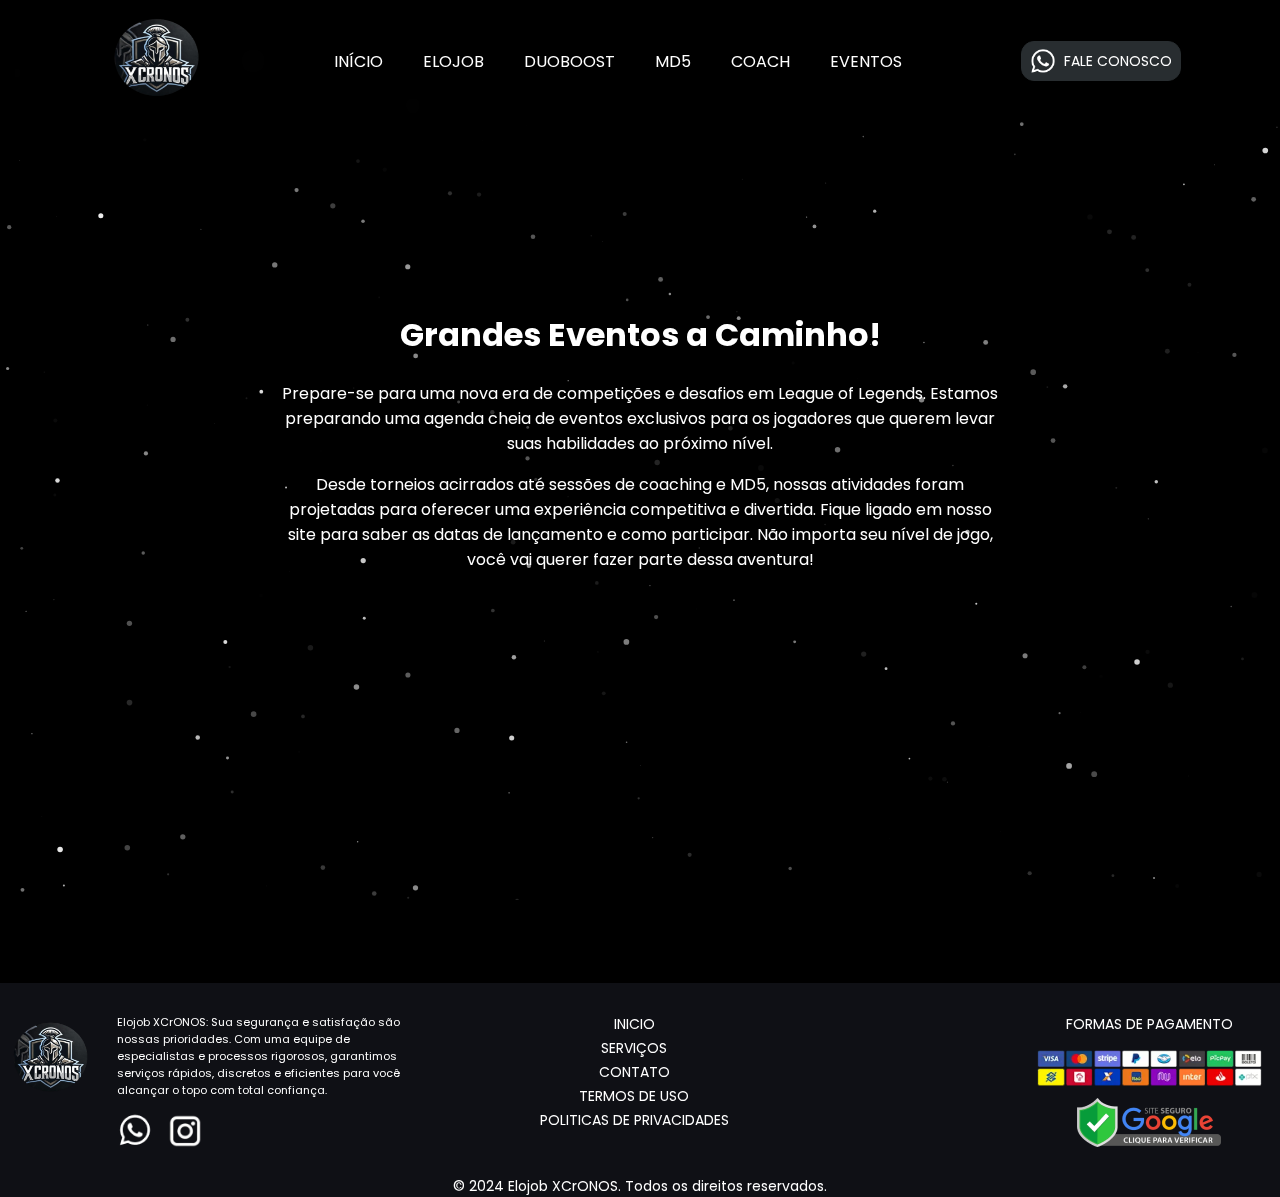
<file: pages/eventos.html>
<!DOCTYPE html>
<html lang="pt-br">

<head>
    <meta charset="UTF-8">
    <meta name="viewport" content="width=device-width, initial-scale=1.0">
    <title>EloJob XCrONOS | Eventos</title>

    <link rel="stylesheet" href="../assets/css/global.css">
    <link rel="stylesheet" href="../assets/css/eventos.css">
    <link rel="stylesheet" href="../assets/css/responsive.css">

    <!--Icon baixada gratuitamente pela Flaticon-->
    <link rel="icon" href="../assets/images/gladiador.png">

    <meta name="description" content="Descubra os próximos eventos da EloJob XCrONOS e fique por dentro das novidades.">
    <meta name="author" content="EloJob XCrONOS">
    <meta name="keywords" content="eventos, EloJob, competições, LOL, comunidade, torneios">

    <meta property="og:locale" content="pt_BR">
    <meta property="og:title" content="Eventos - EloJob XCrONOS">
    <meta property="og:site_name" content="EloJob XCrONOS">
    <meta property="og:description"
        content="Participe dos eventos da EloJob XCrONOS e conecte-se com a comunidade de League of Legends.">
    <meta property="og:image" content="https://www.elojobxcronos.com/assets/images/logoCronos.png">
    <meta property="og:type" content="website">
    <meta property="og:url" content="http://elojobxcronos.com/eventos">

    <link rel="preconnect" href="https://fonts.googleapis.com">
    <link rel="preconnect" href="https://fonts.gstatic.com" crossorigin>
    <link
        href="https://fonts.googleapis.com/css2?family=Poppins:ital,wght@0,100;0,200;0,300;0,400;0,500;0,600;0,700;0,800;0,900;1,100;1,200;1,300;1,400;1,500;1,600;1,700;1,800;1,900&display=swap"
        rel="stylesheet">
    <link rel="stylesheet"
        href="https://fonts.googleapis.com/css2?family=Material+Symbols+Outlined:opsz,wght,FILL,GRAD@20..48,100..700,0..1,-50..200" />

</head>


<body>
    <header>
        <div id="align-logoHambu">
            <a href="../index.html"><img src="../assets/images/logoCronos.png" alt="Logo XCrONOS" class="logo"></a>
            <span id="IconMenu" class="material-symbols-outlined" onclick="clickMenu()">
                menu
            </span>
        </div>
        <nav id="itens">
            <ul>
                <li><a href="../index.html">INÍCIO</a></li>
                <li><a href="elojob.html">ELOJOB</a></li>
                <li><a href="duoboost.html">DUOBOOST</a></li>
                <li><a href="md5.html">MD5</a></li>
                <li><a href="coach.html">COACH</a></li>
                <li><a href="eventos.html">EVENTOS</a></li>
            </ul>
        </nav>
        <a href="https://wa.me/5511991983299?text=Olá%20preciso%20de%20ajuda%20vim%20pela%20ElojobXCronos."
            target="_blank" class="login-btn" id="btnIniciar">
            <img src="../assets/images/Whatsapp-icon.png" alt="icone do whatsapp">FALE CONOSCO
        </a>
    </header>
    <main>
        <div id="eventos">
            <h1>Grandes Eventos a Caminho!</h1>

            <p>Prepare-se para uma nova era de competições e desafios em League of Legends. Estamos preparando uma agenda cheia de eventos exclusivos para os jogadores que querem levar suas habilidades ao próximo nível.</p>
            <p>Desde torneios acirrados até sessões de coaching e MD5, nossas atividades foram projetadas para oferecer uma experiência competitiva e divertida. Fique ligado em nosso site para saber as datas de lançamento e como participar. Não importa seu nível de jogo, você vai querer fazer parte dessa aventura!</p>
        </div>






    </main>
    <footer>
        <div class="container-footer">
            <div id="content-footer1">
                <img src="../assets/images/logoCronos.png" alt="logo XCrONOS" id="logo-footer">
                <div>
                    <p>Elojob XCrONOS: Sua segurança e satisfação são nossas prioridades. Com uma equipe de
                        especialistas e processos rigorosos, garantimos serviços rápidos, discretos e eficientes para
                        você alcançar o topo com total confiança.</p>
                    <div id="align-icons">
                        <a href="https://wa.me/5511991983299?text=Olá%20preciso%20de%20ajuda%20vim%20pela%20ElojobXCronos."
                            target="_blank">
                            <img src="../assets/images/Whatsapp-icon.png" class="whatsapp-icon" alt="icone Whatsapp">
                        </a>
                        <img src="../assets/images/instagram-icon.png" class="instagram-icon" alt="icone Instagram">
                    </div>
                </div>
            </div>
            <ul>
                <li><a href="../index.html">INICIO</a></li>
                <li id="servicos"><a href="../index.html#container-jogos">SERVIÇOS</a></li>
                <li><a href="https://wa.me/5511991983299?text=Olá%20preciso%20de%20ajuda%20vim%20pela%20ElojobXCronos."
                        target="_blank">CONTATO</a></li>
                <li><a href="termos-de-uso.html">TERMOS DE USO</a></li>
                <li><a href="politica-privacidade.html">POLITICAS DE PRIVACIDADES</a></li>
            </ul>
            <div id="formaspag">
                <p>FORMAS DE PAGAMENTO</p>
                <img src="../assets/images/formas-pag.png" id="icone-forma" alt="icones de formas de pagamento">
                <a href="https://transparencyreport.google.com/safe-browsing/search?hl=pt_BR" target="_blank"><img
                        src="../assets/images/site-seguro.png" alt="icone de site seguro"></a>
            </div>
        </div>
        <div>
            <p id="direitos">© 2024 Elojob XCrONOS. Todos os direitos reservados.</p>
            <div id="particles-js"></div>
        </div>
    </footer>

    <script src="../assets/js/global.js"></script>
    <script src="../assets/js/particles.min.js"></script>



</body>

</html>
</file>
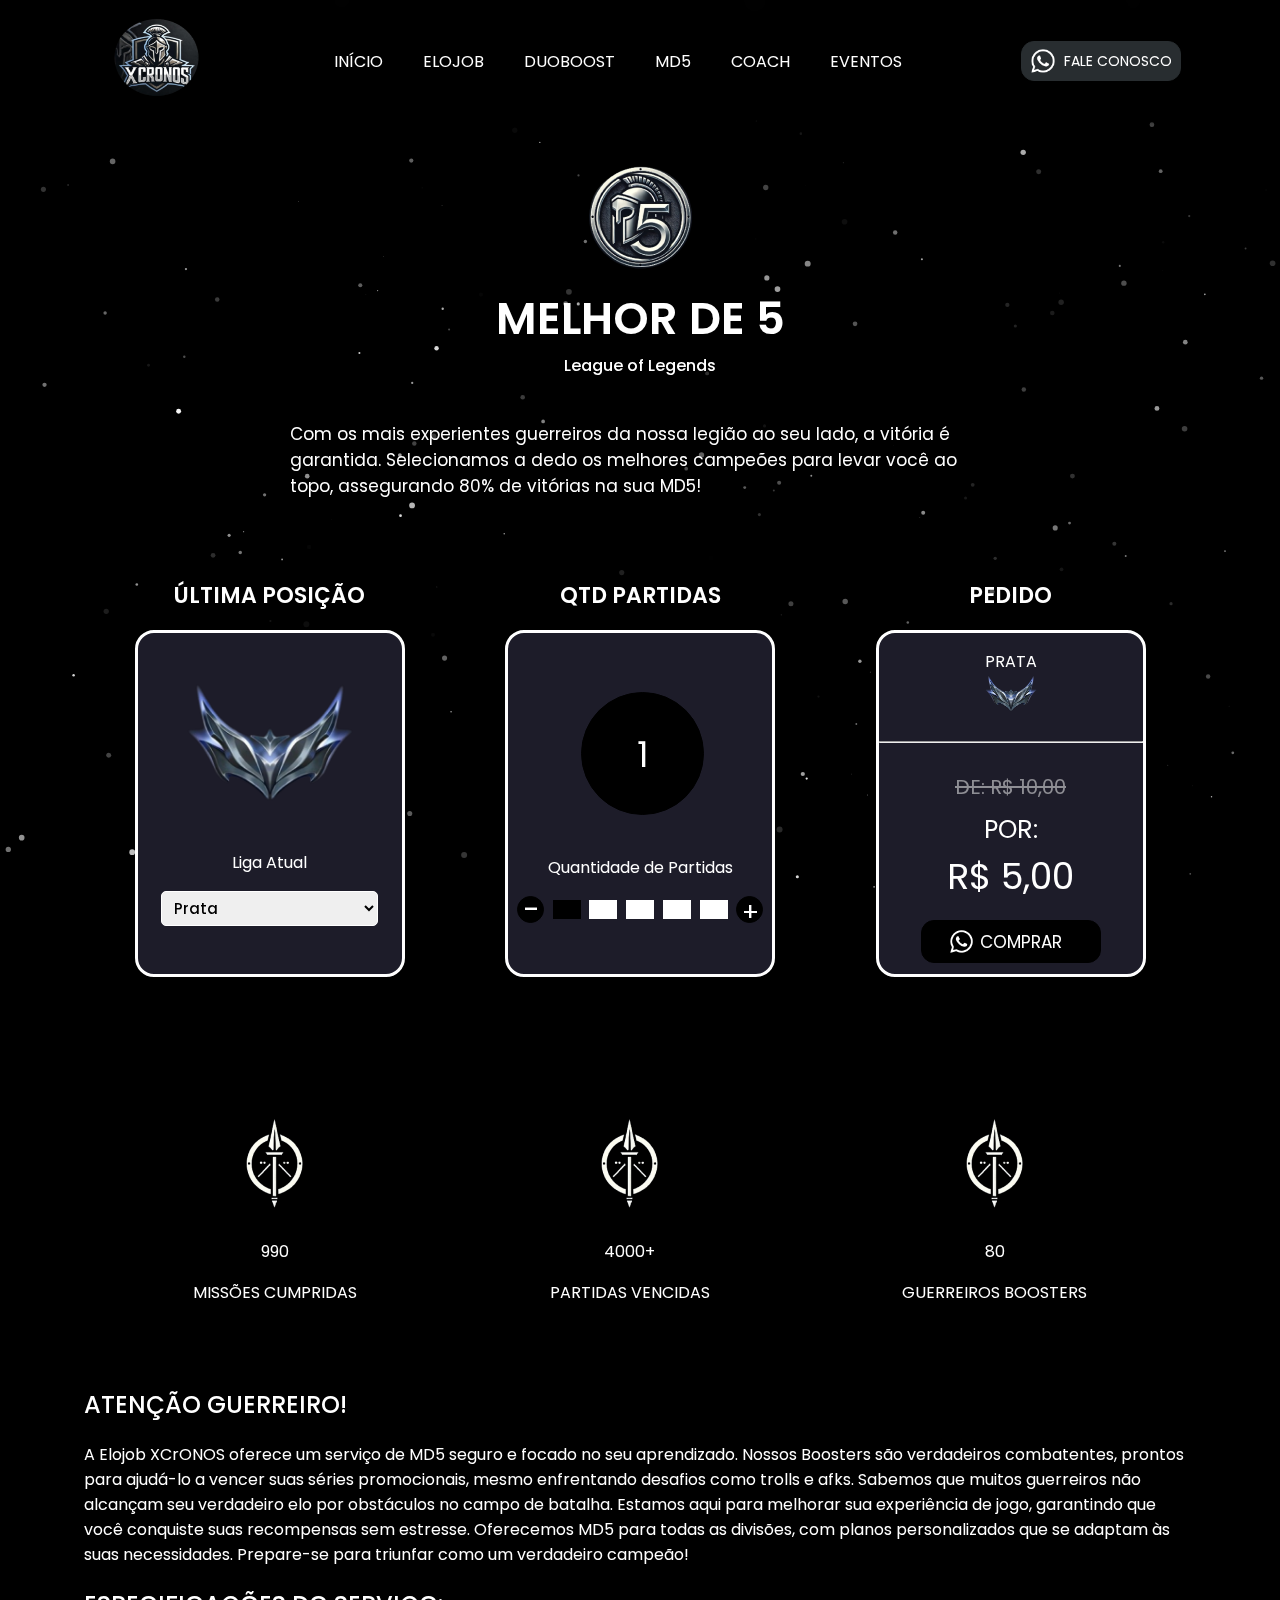
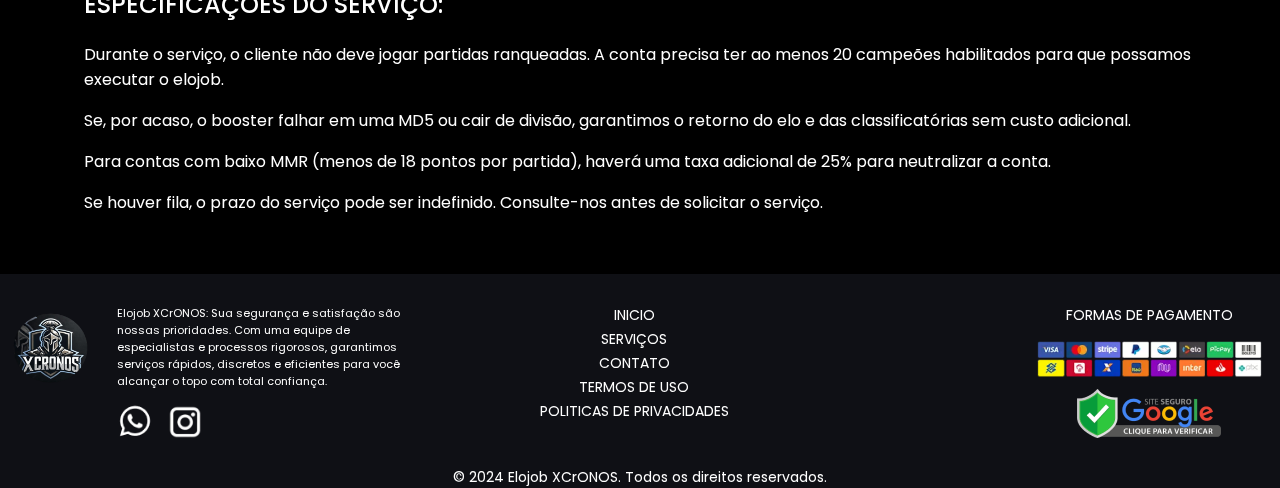
<file: pages/md5.html>
<!DOCTYPE html>
<html lang="pt-br">

<head>
    <meta charset="UTF-8">
    <meta name="viewport" content="width=device-width, initial-scale=1.0">
    <title>EloJob XCrONOS | MD5 - Serviços para LOL</title>

    <link rel="stylesheet" href="../assets/css/global.css">
    <link rel="stylesheet" href="../assets/css/md5-coach.css">
    <link rel="stylesheet" href="../assets/css/responsive.css">

    <!--Icon baixada gratuitamente pela Flaticon-->
    <link rel="icon" href="../assets/images/gladiador.png">

    <meta name="description"
        content="Aumente suas vitórias com nosso serviço de MD5. Junte-se à EloJob XCrONOS e garanta um desempenho superior em League of Legends!">
    <meta name="author" content="EloJob XCrONOS">
    <meta name="keywords"
        content="md5, elo job, League of Legends, LOL, vitórias, serviços de LOL, aumento de elo, partidas garantidas">

    <meta property="og:locale" content="pt_BR">
    <meta property="og:title" content="EloJob XCrONOS | MD5 para Melhores Resultados em LOL">
    <meta property="og:site_name" content="EloJob XCrONOS">
    <meta property="og:description"
        content="Maximize seu desempenho em League of Legends com nosso serviço de MD5. Aumente suas chances de vitória e suba de elo!">
    <meta property="og:image" content="https://www.elojobxcronos.com/assets/images/logoCronos.png">
    <meta property="og:type" content="website">
    <meta property="og:url" content="http://elojobxcronos.com/md5">

    <link rel="preconnect" href="https://fonts.googleapis.com">
    <link rel="preconnect" href="https://fonts.gstatic.com" crossorigin>
    <link
        href="https://fonts.googleapis.com/css2?family=Poppins:ital,wght@0,100;0,200;0,300;0,400;0,500;0,600;0,700;0,800;0,900;1,100;1,200;1,300;1,400;1,500;1,600;1,700;1,800;1,900&display=swap"
        rel="stylesheet">
    <link rel="stylesheet"
        href="https://fonts.googleapis.com/css2?family=Material+Symbols+Outlined:opsz,wght,FILL,GRAD@20..48,100..700,0..1,-50..200" />
</head>

<body>
    <header>
        <div id="align-logoHambu">
            <a href="../index.html"><img src="../assets/images/logoCronos.png" alt="Logo XCrONOS" class="logo"></a>
            <span id="IconMenu" class="material-symbols-outlined" onclick="clickMenu()">
                menu
            </span>
        </div>
        <nav id="itens">
            <ul>
                <li><a href="../index.html">INÍCIO</a></li>
                <li><a href="elojob.html">ELOJOB</a></li>
                <li><a href="duoboost.html">DUOBOOST</a></li>
                <li><a href="md5.html">MD5</a></li>
                <li><a href="coach.html">COACH</a></li>
                <li><a href="eventos.html">EVENTOS</a></li>
            </ul>
        </nav>
        <a href="https://wa.me/5511991983299?text=Olá%20preciso%20de%20ajuda%20vim%20pela%20ElojobXCronos."
            target="_blank" class="login-btn" id="btnIniciar">
            <img src="../assets/images/Whatsapp-icon.png" alt="icone do whatsapp">FALE CONOSCO
        </a>
    </header>

    <main>
        <div id="elojob">
            <img src="../assets/images/md5.png" alt="logo melhor de 5">
            <h1>MELHOR DE 5</h1>
            <h4>League of Legends</h4>
        </div>
        <div id="align-paragrafo1">
            <p>Com os mais experientes guerreiros da nossa legião ao seu lado, a vitória é garantida. Selecionamos a
                dedo os melhores campeões para levar você ao topo, assegurando 80% de vitórias na sua MD5!</p>
        </div>
        <div id="align-cards">
            <!--Card 1-->
            <div id="card1">
                <h4>ÚLTIMA POSIÇÃO</h4>
                <div id="content-card1">
                    <img src="../assets/images/prata.png" alt="imagem elo da última posição">
                    <p>Liga Atual</p>
                    <select id="liga" name="liga">
                        <option value="unraked">Unraked</option>
                        <option value="ferro">Ferro</option>
                        <option value="bronze">Bronze</option>
                        <option value="prata" selected>Prata</option>
                        <option value="ouro">Ouro</option>
                        <option value="platina">Platina</option>
                        <option value="esmeralda">Esmeralda</option>
                        <option value="diamante">Diamante</option>
                        <option value="mestre">Mestre</option>
                    </select>
                </div>
            </div>

            <!--Card 2-->
            <div id="card2">
                <h4>QTD PARTIDAS</h4>
                <div id="content-card2">
                    <div id="numero-part">
                        <p>1</p>
                    </div>
                    <p>Quantidade de Partidas</p>
                    <div id="quantidade-part">
                        <div id="circulo-menos">
                            <p id="menos">-</p>
                        </div>
                        <div id="quadrado1" class="quadrado"></div>
                        <div id="quadrado2" class="quadrado"></div>
                        <div id="quadrado3" class="quadrado"></div>
                        <div id="quadrado4" class="quadrado"></div>
                        <div id="quadrado5" class="quadrado"></div>
                        <div id="circulo-mais">
                            <p id="mais">+</p>
                        </div>
                    </div>
                </div>
            </div>

            <!--Card 3 - Pedido -->
            <div id="pedido">
                <h4>PEDIDO</h4>
                <div id="content-card3">
                    <div id="container-preco">
                        <div id="align-elo">
                            <p>PRATA </p>
                            <img src="../assets/images/prata.png" alt="imagem elo prata">
                        </div>

                        <hr>
                        <div id="precos">
                            <p>DE: R$ 44,97</p>
                            <p>POR:</p>
                            <p>R$ 33,98</p>
                        </div>

                        <div id="align-buttonPedido">
                            <button>
                                <img src="../assets/images/Whatsapp-icon.png" alt="icone whatsapp">
                                COMPRAR
                            </button>
                        </div>
                    </div>
                </div>
            </div>
        </div>



        <div id="infos-estat">
            <div class="estats">
                <img src="../assets/images/lança.png" alt="imagem de uma lança">
                <p>990</p>
                <p>MISSÕES CUMPRIDAS</p>
            </div>
            <div class="estats">
                <img src="../assets/images/lança.png" alt="imagem de uma lança">
                <p>4000+</p>
                <p>PARTIDAS VENCIDAS</p>
            </div>
            <div class="estats">
                <img src="../assets/images/lança.png" alt="imagem de uma lança">
                <p>80</p>
                <p>GUERREIROS BOOSTERS</p>
            </div>
        </div>

        <div id="especificacoes">
            <h2>ATENÇÃO GUERREIRO!</h2>
            <p>A Elojob XCrONOS oferece um serviço de MD5 seguro e focado no seu aprendizado. Nossos Boosters são
                verdadeiros combatentes, prontos para ajudá-lo a vencer suas séries promocionais, mesmo enfrentando
                desafios como trolls e afks. Sabemos que muitos guerreiros não alcançam seu verdadeiro elo por
                obstáculos no campo de batalha. Estamos aqui para melhorar sua experiência de jogo, garantindo que você
                conquiste suas recompensas sem estresse. Oferecemos MD5 para todas as divisões, com planos
                personalizados que se adaptam às suas necessidades. Prepare-se para triunfar como um verdadeiro campeão!
            </p>

            <h2>ESPECIFICAÇÕES DO SERVIÇO:</h2>
            <p>Durante o serviço, o cliente não deve jogar partidas ranqueadas. A conta precisa ter ao menos 20 campeões
                habilitados para que possamos executar o elojob.</p>
            <p>Se, por acaso, o booster falhar em uma MD5 ou cair de divisão, garantimos o retorno do elo e das
                classificatórias sem custo adicional.</p>
            <p>Para contas com baixo MMR (menos de 18 pontos por partida), haverá uma taxa adicional de 25% para
                neutralizar a conta.</p>
            <p>Se houver fila, o prazo do serviço pode ser indefinido. Consulte-nos antes de solicitar o serviço.</p>
        </div>



    </main>
    <footer>
        <div class="container-footer">
            <div id="content-footer1">
                <img src="../assets/images/logoCronos.png" alt="logo XCrONOS" id="logo-footer">
                <div>
                    <p>Elojob XCrONOS: Sua segurança e satisfação são nossas prioridades. Com uma equipe de
                        especialistas e processos rigorosos, garantimos serviços rápidos, discretos e eficientes para
                        você alcançar o topo com total confiança.</p>
                    <div id="align-icons">
                        <a href="https://wa.me/5511991983299?text=Olá%20preciso%20de%20ajuda%20vim%20pela%20ElojobXCronos."
                            target="_blank">
                            <img src="../assets/images/Whatsapp-icon.png" class="whatsapp-icon" alt="icone Whatsapp">
                        </a>
                        <img src="../assets/images/instagram-icon.png" class="instagram-icon" alt="icone Instagram">
                    </div>
                </div>
            </div>
            <ul>
                <li><a href="../index.html">INICIO</a></li>
                <li id="servicos"><a href="../index.html#container-jogos">SERVIÇOS</a></li>
                <li><a href="https://wa.me/5511991983299?text=Olá%20preciso%20de%20ajuda%20vim%20pela%20ElojobXCronos."
                        target="_blank">CONTATO</a></li>
                <li><a href="termos-de-uso.html">TERMOS DE USO</a></li>
                <li><a href="politica-privacidade.html">POLITICAS DE PRIVACIDADES</a></li>
            </ul>
            <div id="formaspag">
                <p>FORMAS DE PAGAMENTO</p>
                <img src="../assets/images/formas-pag.png" id="icone-forma" alt="icones de formas de pagamento">
                <a href="https://transparencyreport.google.com/safe-browsing/search?hl=pt_BR" target="_blank"><img
                        src="../assets/images/site-seguro.png" alt="icone de site seguro"></a>
            </div>
        </div>
        <div>
            <p id="direitos">© 2024 Elojob XCrONOS. Todos os direitos reservados.</p>
            <div id="particles-js"></div>
        </div>
    </footer>

    <script src="../assets/js/global.js"></script>
    <script src="../assets/js/particles.min.js"></script>
    <script src="../assets/js/md5.js"></script>

</body>

</html>
</file>
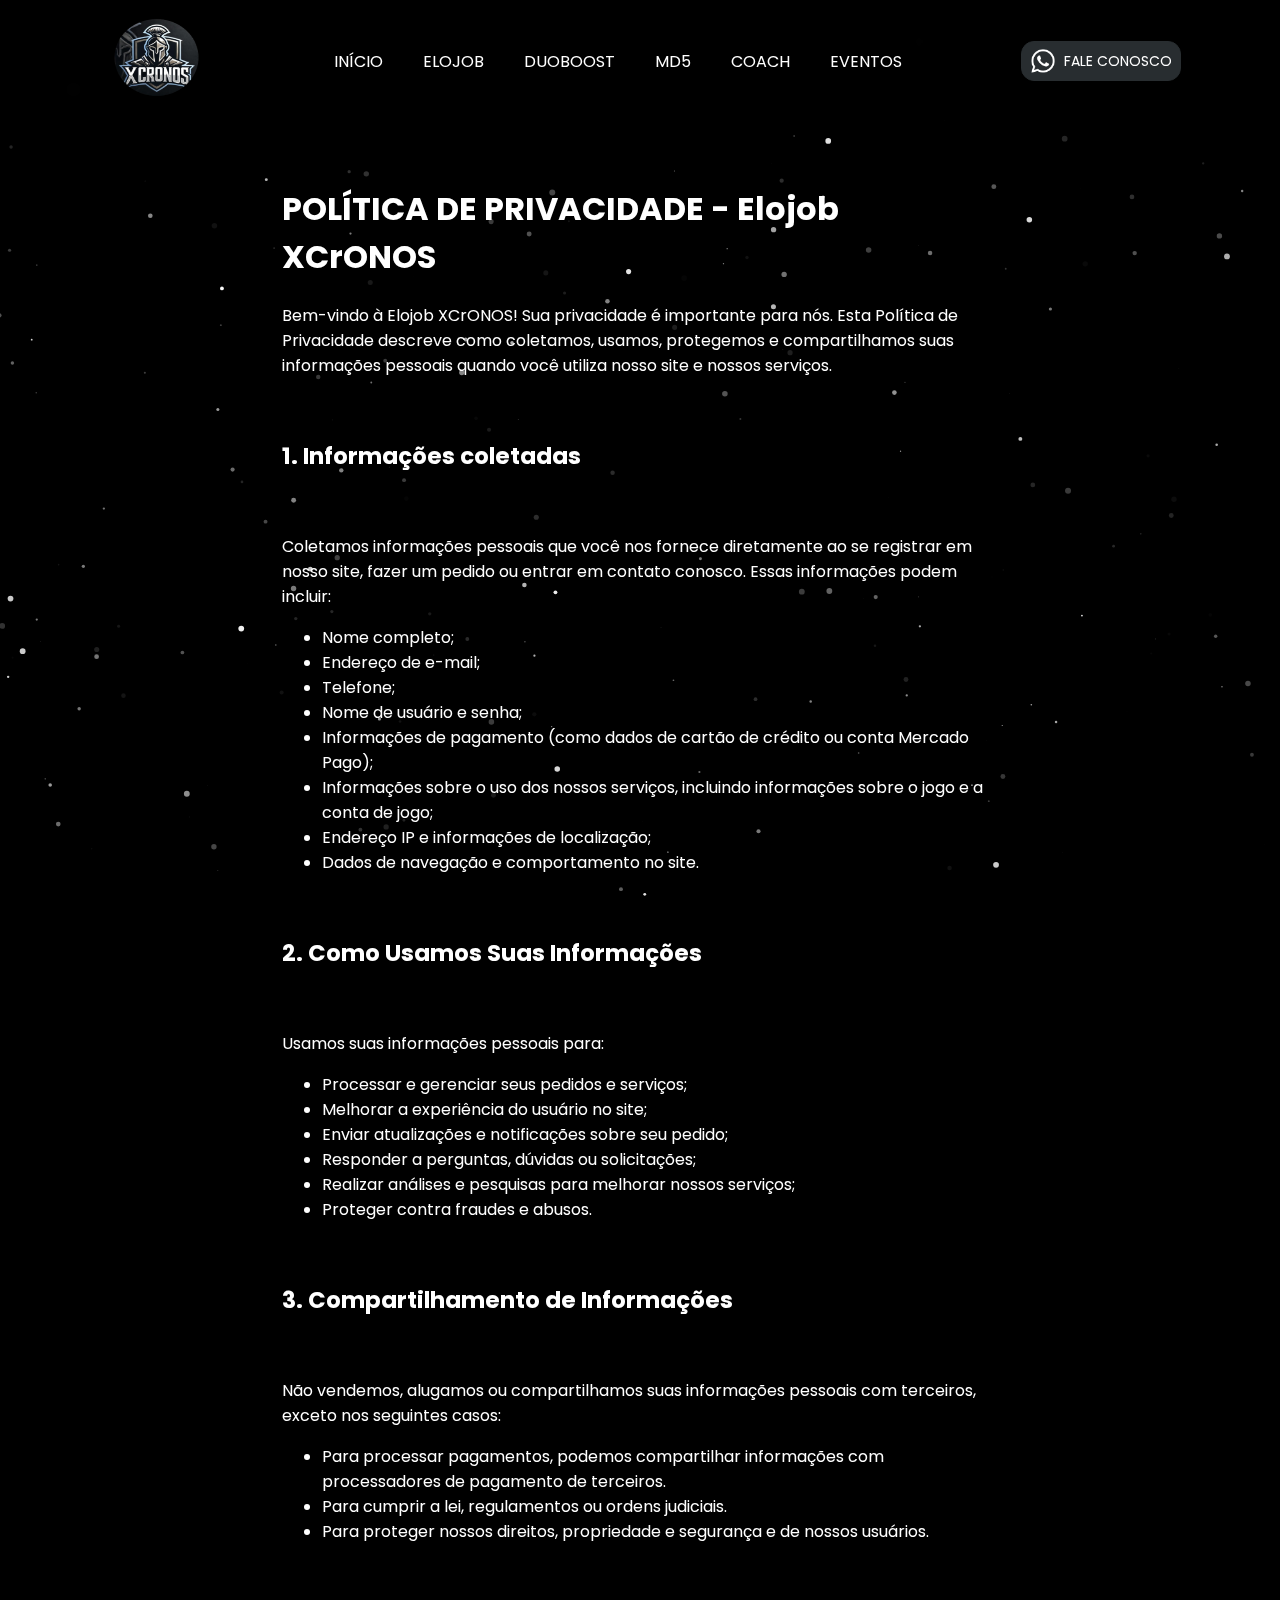
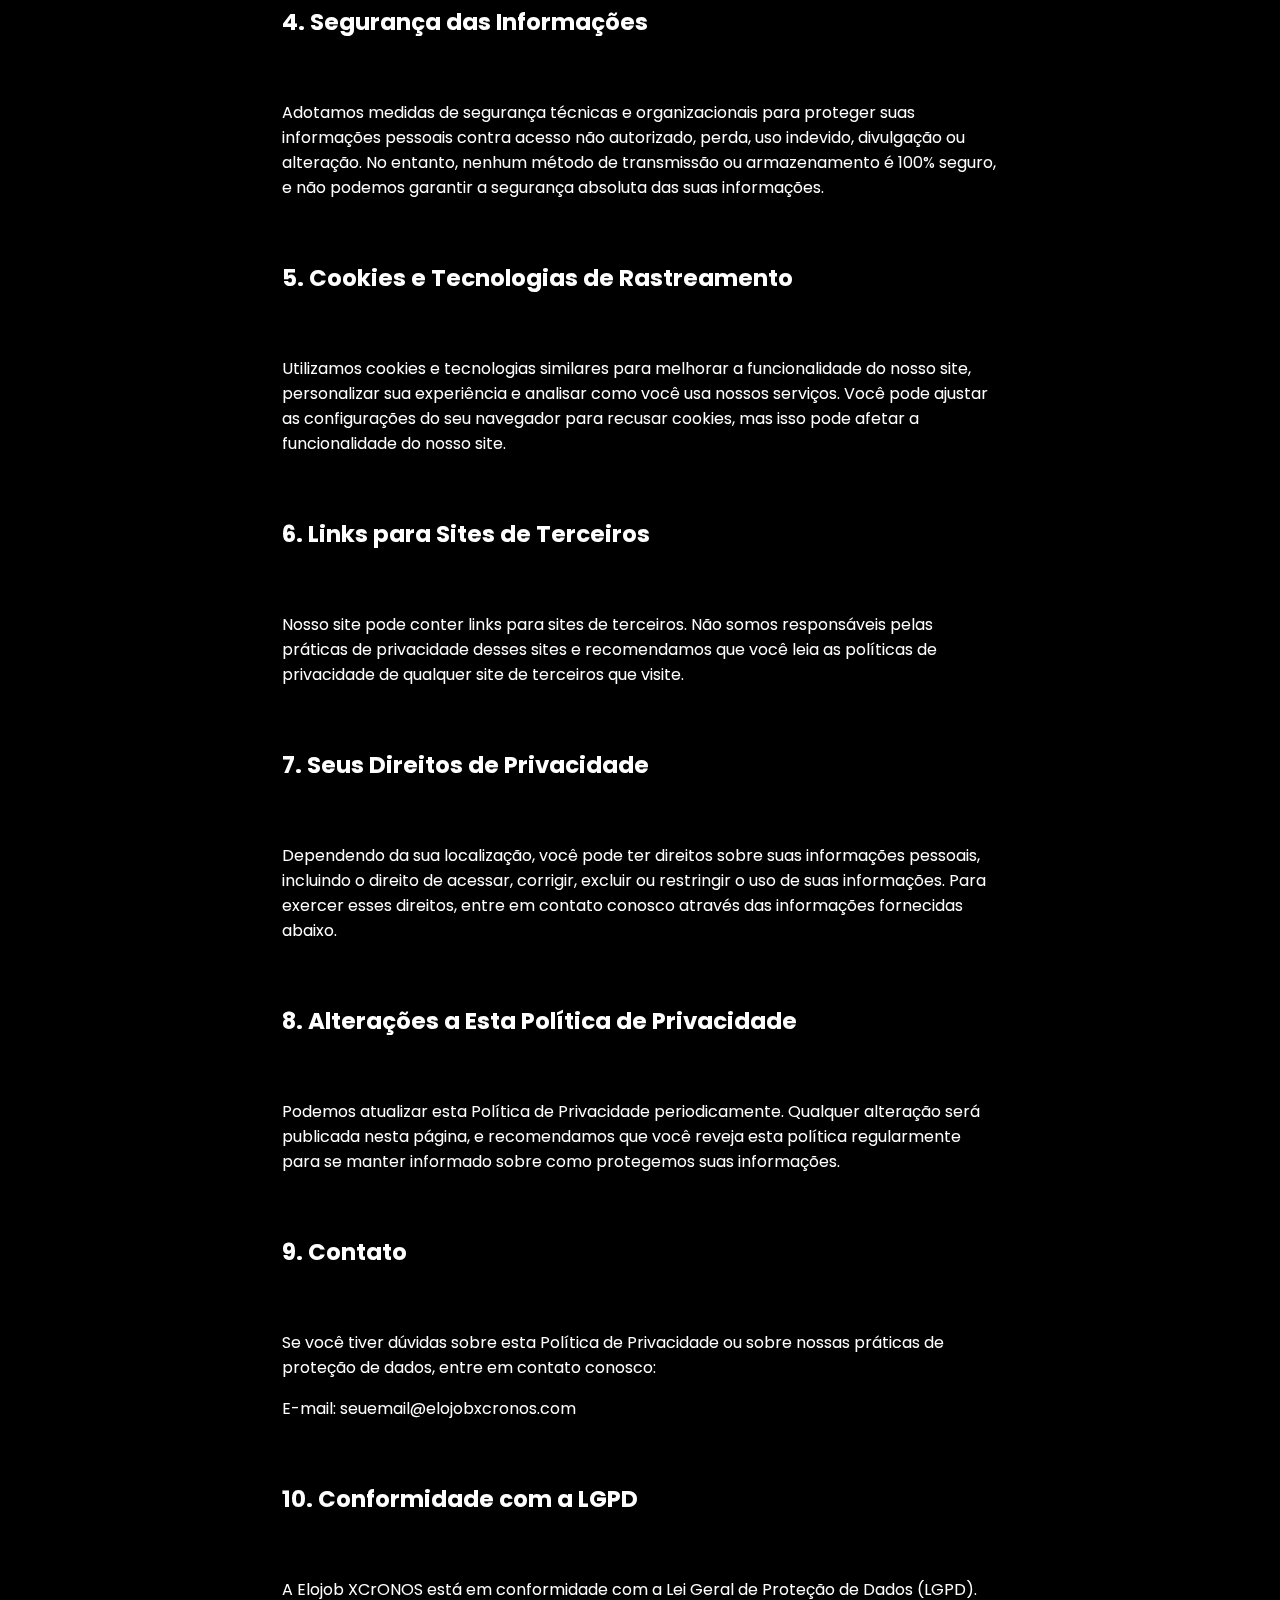
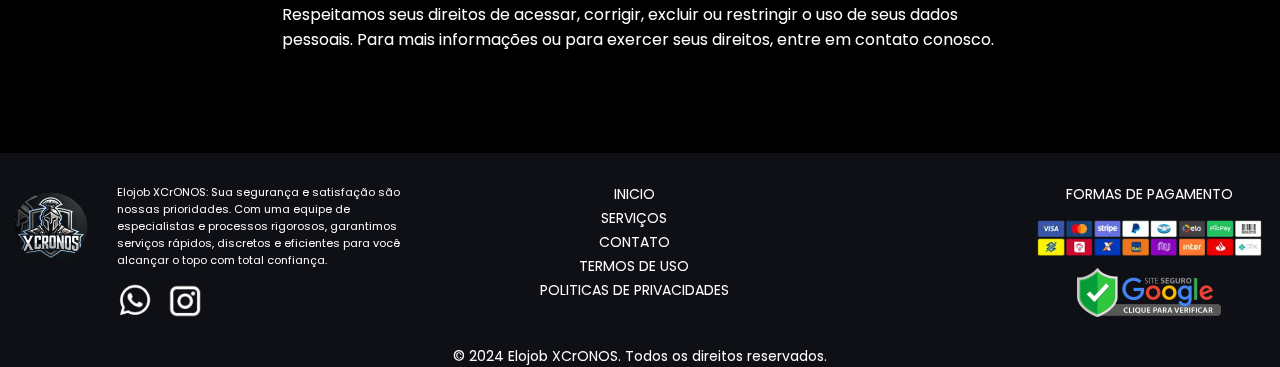
<file: pages/politica-privacidade.html>
<!DOCTYPE html>
<html lang="pt-br">

<head>
    <meta charset="UTF-8">
    <meta name="viewport" content="width=device-width, initial-scale=1.0">
    <title>EloJob XCrONOS | Política de Privacidade</title>

    <link rel="stylesheet" href="../assets/css/global.css">
    <link rel="stylesheet" href="../assets/css/politicas-termos.css">
    <link rel="stylesheet" href="../assets/css/responsive.css">

    <!--Icon baixada gratuitamente pela Flaticon-->
    <link rel="icon" href="../assets/images/gladiador.png">

    <meta name="description"
        content="Saiba mais sobre como a EloJob XCrONOS coleta, utiliza e protege suas informações pessoais.">
    <meta name="author" content="EloJob XCrONOS">
    <meta name="keywords"
        content="política de privacidade, EloJob, proteção de dados, informações pessoais, serviços de LOL">

    <meta property="og:locale" content="pt_BR">
    <meta property="og:title" content="Política de Privacidade - EloJob XCrONOS">
    <meta property="og:site_name" content="EloJob XCrONOS">
    <meta property="og:description" content="Entenda como a EloJob XCrONOS cuida da sua privacidade e dados pessoais.">
    <meta property="og:image" content="https://www.elojobxcronos.com/assets/images/logoCronos.png">
    <meta property="og:type" content="website">
    <meta property="og:url" content="http://elojobxcronos.com/politica-privacidade">

    <link rel="preconnect" href="https://fonts.googleapis.com">
    <link rel="preconnect" href="https://fonts.gstatic.com" crossorigin>
    <link
        href="https://fonts.googleapis.com/css2?family=Poppins:ital,wght@0,100;0,200;0,300;0,400;0,500;0,600;0,700;0,800;0,900;1,100;1,200;1,300;1,400;1,500;1,600;1,700;1,800;1,900&display=swap"
        rel="stylesheet">
    <link rel="stylesheet"
        href="https://fonts.googleapis.com/css2?family=Material+Symbols+Outlined:opsz,wght,FILL,GRAD@20..48,100..700,0..1,-50..200" />

</head>


<body>
    <header>
        <div id="align-logoHambu">
            <a href="../index.html"><img src="../assets/images/logoCronos.png" alt="Logo XCrONOS" class="logo"></a>
            <span id="IconMenu" class="material-symbols-outlined" onclick="clickMenu()">
                menu
            </span>
        </div>
        <nav id="itens">
            <ul>
                <li><a href="../index.html">INÍCIO</a></li>
                <li><a href="elojob.html">ELOJOB</a></li>
                <li><a href="duoboost.html">DUOBOOST</a></li>
                <li><a href="md5.html">MD5</a></li>
                <li><a href="coach.html">COACH</a></li>
                <li><a href="eventos.html">EVENTOS</a></li>
            </ul>
        </nav>
        <a href="https://wa.me/5511991983299?text=Olá%20preciso%20de%20ajuda%20vim%20pela%20ElojobXCronos."
            target="_blank" class="login-btn" id="btnIniciar">
            <img src="../assets/images/Whatsapp-icon.png" alt="icone do whatsapp">FALE CONOSCO
        </a>
    </header>
    <main>
        <div id="container-politica">
            <h1>POLÍTICA DE PRIVACIDADE - Elojob XCrONOS</h1>
            <p>Bem-vindo à Elojob XCrONOS! Sua privacidade é importante para nós. Esta Política de Privacidade descreve
                como coletamos, usamos, protegemos e compartilhamos suas informações pessoais quando você utiliza nosso
                site e nossos serviços.</p>

            <h4>1. Informações coletadas</h4>

            <p>Coletamos informações pessoais que você nos fornece diretamente ao se registrar em nosso site, fazer um
                pedido ou entrar em contato conosco. Essas informações podem incluir:</p>

            <ul>
                <li>Nome completo;</li>
                <li>Endereço de e-mail;</li>
                <li>Telefone;</li>
                <li>Nome de usuário e senha;</li>
                <li>Informações de pagamento (como dados de cartão de crédito ou conta Mercado Pago);</li>
                <li>Informações sobre o uso dos nossos serviços, incluindo informações sobre o jogo e a conta de jogo;
                </li>
                <li>Endereço IP e informações de localização;</li>
                <li>Dados de navegação e comportamento no site.</li>
            </ul>

            <h4>2. Como Usamos Suas Informações</h4>

            <p>Usamos suas informações pessoais para:</p>

            <ul>
                <li>Processar e gerenciar seus pedidos e serviços;</li>
                <li>Melhorar a experiência do usuário no site;</li>
                <li>Enviar atualizações e notificações sobre seu pedido;</li>
                <li>Responder a perguntas, dúvidas ou solicitações;</li>
                <li>Realizar análises e pesquisas para melhorar nossos serviços;</li>
                <li>Proteger contra fraudes e abusos.</li>
            </ul>

            <h4>3. Compartilhamento de Informações</h4>

            <p>Não vendemos, alugamos ou compartilhamos suas informações pessoais com terceiros, exceto nos seguintes
                casos:</p>

            <ul>
                <li>Para processar pagamentos, podemos compartilhar informações com processadores de pagamento de
                    terceiros.</li>
                <li>Para cumprir a lei, regulamentos ou ordens judiciais.</li>
                <li>Para proteger nossos direitos, propriedade e segurança e de nossos usuários.</li>
            </ul>

            <h4>4. Segurança das Informações</h4>

            <p>Adotamos medidas de segurança técnicas e organizacionais para proteger suas informações pessoais contra
                acesso não autorizado, perda, uso indevido, divulgação ou alteração. No entanto, nenhum método de
                transmissão ou armazenamento é 100% seguro, e não podemos garantir a segurança absoluta das suas
                informações.</p>

            <h4>5. Cookies e Tecnologias de Rastreamento</h4>

            <p>Utilizamos cookies e tecnologias similares para melhorar a funcionalidade do nosso site, personalizar sua
                experiência e analisar como você usa nossos serviços. Você pode ajustar as configurações do seu
                navegador para recusar cookies, mas isso pode afetar a funcionalidade do nosso site.</p>

            <h4>6. Links para Sites de Terceiros</h4>

            <p>Nosso site pode conter links para sites de terceiros. Não somos responsáveis pelas práticas de
                privacidade desses sites e recomendamos que você leia as políticas de privacidade de qualquer site de
                terceiros que visite.</p>

            <h4>7. Seus Direitos de Privacidade</h4>

            <p>Dependendo da sua localização, você pode ter direitos sobre suas informações pessoais, incluindo o
                direito de acessar, corrigir, excluir ou restringir o uso de suas informações. Para exercer esses
                direitos, entre em contato conosco através das informações fornecidas abaixo.</p>

            <h4>8. Alterações a Esta Política de Privacidade</h4>

            <p>Podemos atualizar esta Política de Privacidade periodicamente. Qualquer alteração será publicada nesta
                página, e recomendamos que você reveja esta política regularmente para se manter informado sobre como
                protegemos suas informações.</p>

            <h4>9. Contato</h4>

            <p>Se você tiver dúvidas sobre esta Política de Privacidade ou sobre nossas práticas de proteção de dados,
                entre em contato conosco:</p>

            <p>E-mail: seuemail@elojobxcronos.com</p>

            <h4>10. Conformidade com a LGPD</h4>

            <p>A Elojob XCrONOS está em conformidade com a Lei Geral de Proteção de Dados (LGPD). Respeitamos seus
                direitos de acessar, corrigir, excluir ou restringir o uso de seus dados pessoais. Para mais informações
                ou para exercer seus direitos, entre em contato conosco.</p>
        </div>






    </main>
    <footer>
        <div class="container-footer">
            <div id="content-footer1">
                <img src="../assets/images/logoCronos.png" alt="logo XCrONOS" id="logo-footer">
                <div>
                    <p>Elojob XCrONOS: Sua segurança e satisfação são nossas prioridades. Com uma equipe de
                        especialistas e processos rigorosos, garantimos serviços rápidos, discretos e eficientes para
                        você alcançar o topo com total confiança.</p>
                    <div id="align-icons">
                        <a href="https://wa.me/5511991983299?text=Olá%20preciso%20de%20ajuda%20vim%20pela%20ElojobXCronos."
                            target="_blank">
                            <img src="../assets/images/Whatsapp-icon.png" class="whatsapp-icon" alt="icone Whatsapp">
                        </a>
                        <img src="../assets/images/instagram-icon.png" class="instagram-icon" alt="icone Instagram">
                    </div>
                </div>
            </div>
            <ul>
                <li><a href="../index.html">INICIO</a></li>
                <li id="servicos"><a href="../index.html#container-jogos">SERVIÇOS</a></li>
                <li><a href="https://wa.me/5511991983299?text=Olá%20preciso%20de%20ajuda%20vim%20pela%20ElojobXCronos."
                        target="_blank">CONTATO</a></li>
                <li><a href="termos-de-uso.html">TERMOS DE USO</a></li>
                <li><a href="politica-privacidade.html">POLITICAS DE PRIVACIDADES</a></li>
            </ul>
            <div id="formaspag">
                <p>FORMAS DE PAGAMENTO</p>
                <img src="../assets/images/formas-pag.png" id="icone-forma" alt="icones de formas de pagamento">
                <a href="https://transparencyreport.google.com/safe-browsing/search?hl=pt_BR" target="_blank"><img
                        src="../assets/images/site-seguro.png" alt="icone de site seguro"></a>
            </div>
        </div>
        <div>
            <p id="direitos">© 2024 Elojob XCrONOS. Todos os direitos reservados.</p>
            <div id="particles-js"></div>
        </div>
    </footer>

    <script src="../assets/js/global.js"></script>
    <script src="../assets/js/particles.min.js"></script>



</body>

</html>
</file>
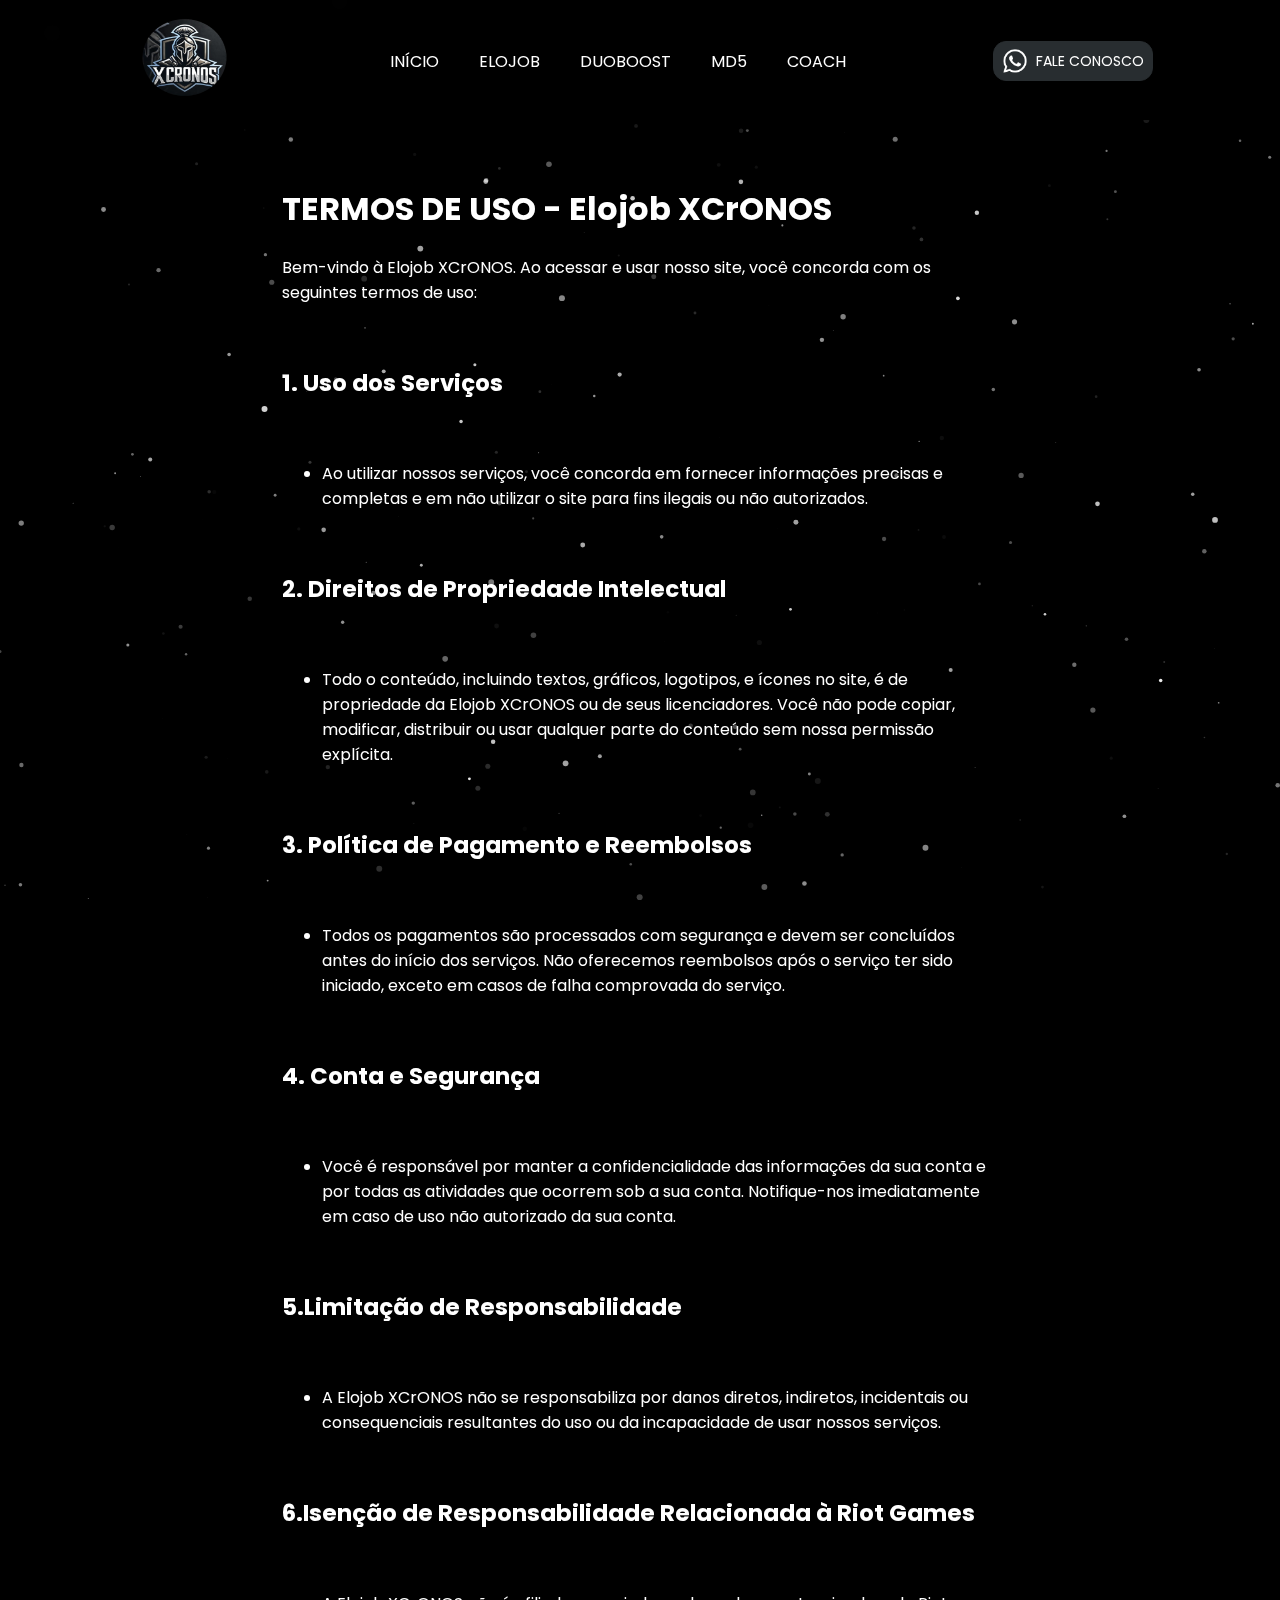
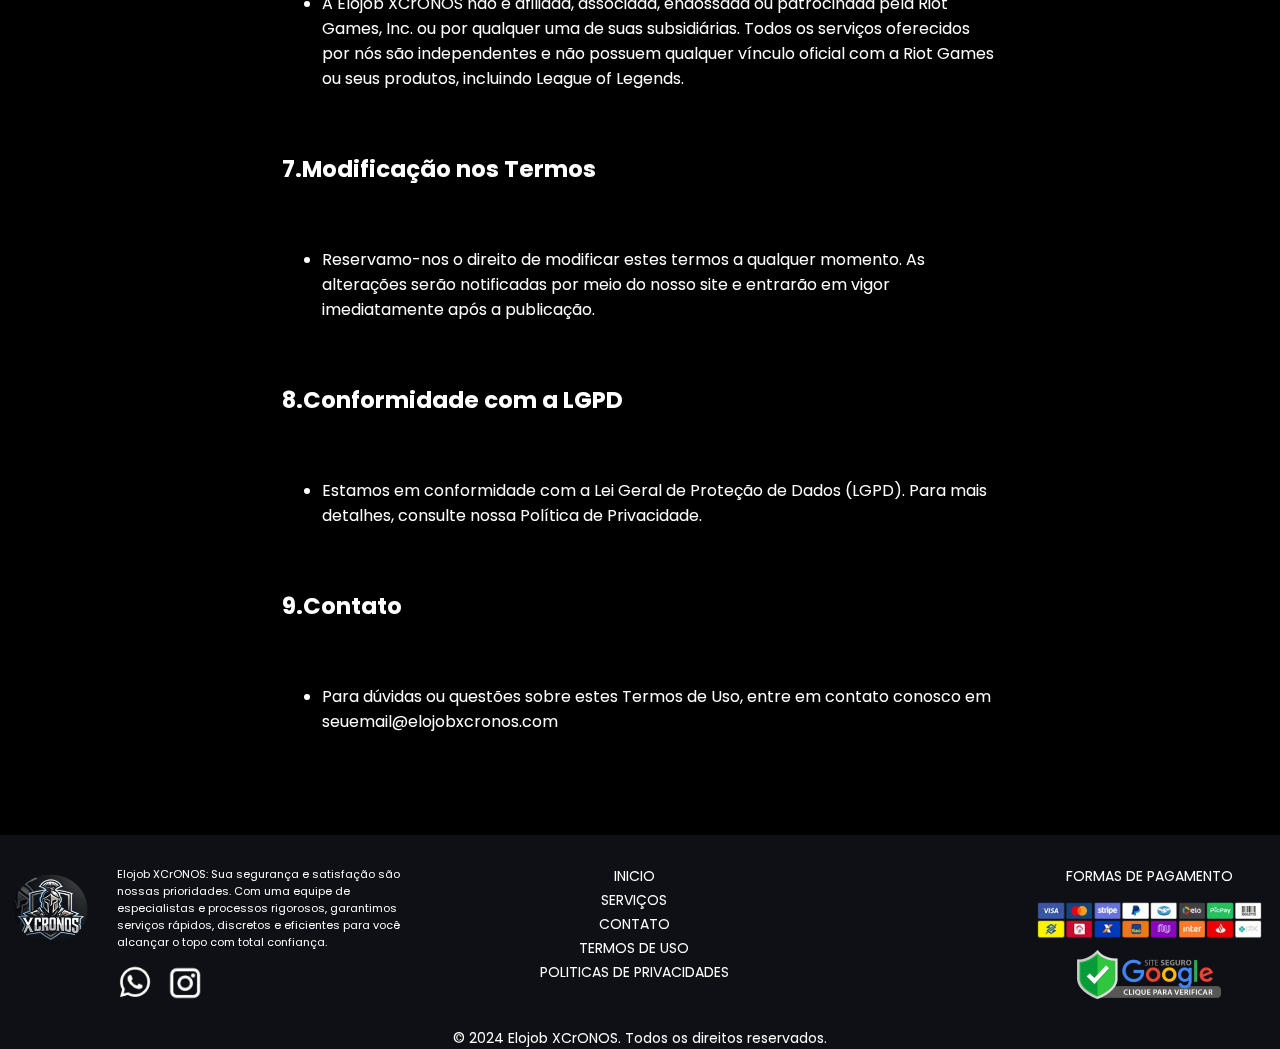
<file: pages/termos-de-uso.html>
<!DOCTYPE html>
<html lang="pt-br">

<head>
    <meta charset="UTF-8">
    <meta name="viewport" content="width=device-width, initial-scale=1.0">
    <title>EloJob XCrONOS | Termos de Uso</title>

    <link rel="stylesheet" href="../assets/css/global.css">
    <link rel="stylesheet" href="../assets/css/politicas-termos.css">
    <link rel="stylesheet" href="../assets/css/responsive.css">

        <!--Icon baixada gratuitamente pela Flaticon-->
        <link rel="icon" href="../assets/images/gladiador.png">

    <meta name="description" content="Leia os termos de uso da EloJob XCrONOS e saiba como utilizamos nossos serviços de forma segura.">
    <meta name="author" content="EloJob XCrONOS">
    <meta name="keywords" content="termos de uso, EloJob, serviços de LOL, condições de uso, regulamentação, acordos">

    <meta property="og:locale" content="pt_BR">
    <meta property="og:title" content="Termos de Uso - EloJob XCrONOS">
    <meta property="og:site_name" content="EloJob XCrONOS">
    <meta property="og:description" content="Entenda os termos e condições para utilizar os serviços da EloJob XCrONOS.">
    <meta property="og:image" content="https://www.elojobxcronos.com/assets/images/logoCronos.png">
    <meta property="og:type" content="website">
    <meta property="og:url" content="http://elojobxcronos.com/termos-de-uso">

    <link rel="preconnect" href="https://fonts.googleapis.com">
    <link rel="preconnect" href="https://fonts.gstatic.com" crossorigin>
    <link href="https://fonts.googleapis.com/css2?family=Poppins:ital,wght@0,100;0,200;0,300;0,400;0,500;0,600;0,700;0,800;0,900;1,100;1,200;1,300;1,400;1,500;1,600;1,700;1,800;1,900&display=swap" rel="stylesheet">
    <link rel="stylesheet" href="https://fonts.googleapis.com/css2?family=Material+Symbols+Outlined:opsz,wght,FILL,GRAD@20..48,100..700,0..1,-50..200" />

</head>


<body>
    <header>
        <div id="align-logoHambu">
            <a href="../index.html"><img src="../assets/images/logoCronos.png" alt="Logo XCrONOS" class="logo"></a>
        <span id="IconMenu" class="material-symbols-outlined" onclick="clickMenu()">
            menu
            </span>
        </div>    
        <nav id="itens">
            <ul>
                <li><a href="../index.html">INÍCIO</a></li>
                <li><a href="elojob.html">ELOJOB</a></li>
                <li><a href="duoboost.html">DUOBOOST</a></li>
                <li><a href="md5.html">MD5</a></li>
                <li><a href="coach.html">COACH</a></li>
            </ul>
        </nav>
        <a href="https://wa.me/5511991983299?text=Olá%20preciso%20de%20ajuda%20vim%20pela%20ElojobXCronos."
        target="_blank" class="login-btn" id="btnIniciar">
        <img src="../assets/images/Whatsapp-icon.png" alt="icone do whatsapp">FALE CONOSCO
     </a>
    </header>
    <main>
        <div id="container-politica">
            <h1>TERMOS DE USO - Elojob XCrONOS</h1>
            <p>Bem-vindo à Elojob XCrONOS. Ao acessar e usar nosso site, você concorda com os seguintes termos de uso:</p>

            <h4>1. Uso dos Serviços</h4>
            <ul>
                <li>
                    Ao utilizar nossos serviços, você concorda em fornecer informações precisas e completas e em não utilizar o site para fins ilegais ou não autorizados.</li>
            </ul>

            <h4>2. Direitos de Propriedade Intelectual</h4>
            <ul>
                <li>Todo o conteúdo, incluindo textos, gráficos, logotipos, e ícones no site, é de propriedade da Elojob XCrONOS ou de seus licenciadores. Você não pode copiar, modificar, distribuir ou usar qualquer parte do conteúdo sem nossa permissão explícita.</li>
            </ul>

            <h4>3. Política de Pagamento e Reembolsos</h4>
            <ul>
                <li>Todos os pagamentos são processados com segurança e devem ser concluídos antes do início dos serviços. Não oferecemos reembolsos após o serviço ter sido iniciado, exceto em casos de falha comprovada do serviço.</li>

            </ul>

            <h4>4. Conta e Segurança</h4>
            <ul>
                <li>Você é responsável por manter a confidencialidade das informações da sua conta e por todas as atividades que ocorrem sob a sua conta. Notifique-nos imediatamente em caso de uso não autorizado da sua conta.</li>
            </ul>

            <h4>5.Limitação de Responsabilidade</h4>
            <ul>
                <li>A Elojob XCrONOS não se responsabiliza por danos diretos, indiretos, incidentais ou consequenciais resultantes do uso ou da incapacidade de usar nossos serviços.</li>
            </ul>    
            <h4>6.Isenção de Responsabilidade Relacionada à Riot Games</h4>
            <ul>
                <li>A Elojob XCrONOS não é afiliada, associada, endossada ou patrocinada pela Riot Games, Inc. ou por qualquer uma de suas subsidiárias. Todos os serviços oferecidos por nós são independentes e não possuem qualquer vínculo oficial com a Riot Games ou seus produtos, incluindo League of Legends.</li>
            </ul>

            <h4>7.Modificação nos Termos</h4>
            <ul>
                <li>Reservamo-nos o direito de modificar estes termos a qualquer momento. As alterações serão notificadas por meio do nosso site e entrarão em vigor imediatamente após a publicação.</li>
            </ul>

            <h4>8.Conformidade com a LGPD</h4>
            <ul>
                <li>Estamos em conformidade com a Lei Geral de Proteção de Dados (LGPD). Para mais detalhes, consulte nossa Política de Privacidade.</li>
            </ul>

            <h4>9.Contato</h4>
            <ul>
                <li>Para dúvidas ou questões sobre estes Termos de Uso, entre em contato conosco em seuemail@elojobxcronos.com</li>
            </ul>
        </div>

    </main>
    <footer>
        <div class="container-footer">
            <div id="content-footer1">
                <img src="../assets/images/logoCronos.png" alt="logo XCrONOS" id="logo-footer">
                <div>
                    <p>Elojob XCrONOS: Sua segurança e satisfação são nossas prioridades. Com uma equipe de
                        especialistas e processos rigorosos, garantimos serviços rápidos, discretos e eficientes para
                        você alcançar o topo com total confiança.</p>
                    <div id="align-icons">
                        <a href="https://wa.me/5511991983299?text=Olá%20preciso%20de%20ajuda%20vim%20pela%20ElojobXCronos."
                            target="_blank">
                            <img src="../assets/images/Whatsapp-icon.png" class="whatsapp-icon" alt="icone Whatsapp">
                        </a>
                        <img src="../assets/images/instagram-icon.png" class="instagram-icon" alt="icone Instagram">
                    </div>
                </div>
            </div>
            <ul>
                <li><a href="../index.html">INICIO</a></li>
                <li id="servicos"><a href="../index.html#container-jogos">SERVIÇOS</a></li>
                <li><a href="https://wa.me/5511991983299?text=Olá%20preciso%20de%20ajuda%20vim%20pela%20ElojobXCronos."
                        target="_blank">CONTATO</a></li>
                <li><a href="termos-de-uso.html">TERMOS DE USO</a></li>
                <li><a href="politica-privacidade.html">POLITICAS DE PRIVACIDADES</a></li>
            </ul>
            <div id="formaspag">
                <p>FORMAS DE PAGAMENTO</p>
                <img src="../assets/images/formas-pag.png" id="icone-forma" alt="icones de formas de pagamento">
                <a href="https://transparencyreport.google.com/safe-browsing/search?hl=pt_BR" target="_blank"><img
                        src="../assets/images/site-seguro.png" alt="icone de site seguro"></a>
            </div>
        </div>
        <div>
            <p id="direitos">© 2024 Elojob XCrONOS. Todos os direitos reservados.</p>
            <div id="particles-js"></div>
        </div>
    </footer>

    <script src="../assets/js/global.js"></script>
    <script src="../assets/js/particles.min.js"></script>

    

</body>

</html>
</file>
<file: assets/css/global.css>
#particles-js{
    background: black;
    position: fixed;
    width: 100%;
    height: 100%;
    top: 0;
    z-index: -1;
  }
  
  * {
    box-sizing: border-box;
}

  body {
    background-color: black;
    margin: 0;
  }
  
  p,
  a {
    color: white;
    text-decoration: none;
    font-family: poppins;
    font-weight: 400;
  }
  /*-------------------Header----------------*/
  .logo {
    width: 115px;
    height: 87px;
    margin-top: 14px;
    margin-bottom: 10px;
  }
  header ul {
    display: flex;
    list-style-type: none;
    padding: 0;
    height: 33px;
    margin: 0;
  }
  header li {
    margin: 0 20px;
  }
  header {
    display: flex;
    justify-content: space-evenly;
    position: fixed; /* Fixa o header no topo */
    width: 100%;
    top: 0;
    left: 0;
    z-index: 10;
    backdrop-filter: blur(10px);
    background-color: rgba(0, 0, 0, 0.7);
    box-shadow: 0 4px 10px rgba(0, 0, 0, 0.5);
    transition: border 0.3s ease;
    border-bottom: 2px solid transparent;
  }
  
  #IconMenu {
    display: none;
  }
  nav {
    padding-top: 49px;
  }
  .login-btn {
    display: flex; /*Depois alterar de novo */
    justify-content: space-evenly;
    align-items: center;
    height: 40px;
    width: 160px;
    font-family: "Poppins";
    background-color: #282d30;
    color: white;
    border: 1px solid #282d30;
    border-radius: 13px;
    margin-top: 41px;
    font-size: 14px;
    cursor: pointer;
  }
  .login-btn img{
    width: 28px;
  }

  #formlogout{
    display: none;
  }
  .avatar img{
    max-height: 68px;
    margin-top: 27px;
    cursor: pointer;
  }

/*---------------Conteúdo Usuario---------------------------*/


.content-usuario{
  background-color: white;
  display: none;
  position: fixed;
  top: 115px;
    right: 10%;
  z-index: 1000;
  font-family: poppins;
  color: black;
  text-align: center;
  width: 263px;
  padding-top: 22px;
  padding-bottom: 17px;
  border: 1px solid white;
  border-radius: 13px;
}
.content-usuario h4{
  color: black;
  font-weight: 400;
  font-size: 24px;
    margin: 0;
}
.content-usuario p{
  color: black;
}
.email{
  margin-top: 2px;
  margin-bottom: 28px;
  max-width: 100%; /* Limita a largura ao tamanho do contêiner pai */
  overflow-wrap: break-word; /* Quebra o texto se for muito longo */
  white-space: normal; /* Permite a quebra de linha no texto */
  word-break: break-word; /* Quebra palavras longas se necessário */
}
.align-itensUsuario{
  display: flex;
  align-items: center;
  font-size: 17px;
  margin-left: 26px;
  margin-top: 13px;
  border: none;
  background: none;
  font-family: poppins;
}
.align-itensUsuario img{
  width: 32px;
  height: 32px;
  margin-right: 19px;
}
.align-itensUsuario p{
  margin: 0;
  margin-bottom: 3px;
}
#formLogout{
  margin-top: 0;
}
#logout{
  width: 238px;
  cursor: pointer;
}

  /*---------------Footer---------------------------*/
footer {
    margin-top: 40px;
    padding-top: 31px;
    background-color: #0f1015;
    font-size: 14px;
  }
  .container-footer {
    display: flex;
    justify-content: space-between;
  }
  #logo-footer {
    width: 101px;
    height: 78px;
    margin-top: 4px;
    margin-right: 16px;
  }
  #content-footer1 {
    display: flex;
  }
  #content-footer1 p {
    width: 287px;
    margin: 0;
    font-size: 11px;
  }
  #align-icons {
    display: flex;
    width: 107px;
    align-items: center;
  }
  .whatsapp-icon {
    height: 42px;
    padding-top: 6px;
  }
  .instagram-icon {
    height: 63px;
  }
  footer ul {
    list-style-type: none;
    font-family: poppins;
    color: white;
    width: 227px;
    padding: 0;
    text-align: center;
    margin: 0;
    margin-right: 164px;
  }
  footer ul li {
    margin-bottom: 3px;
  }
  #formaspag {
    width: 242px;
    text-align: center;
    margin-right: 10px;
  }
  #formaspag p {
    margin-top: 0;
  }
  #icone-forma {
    margin-bottom: 8px;
  }
  #direitos {
    text-align: center;
    margin-bottom: 0;
  }
  
  /*Whatsapp fixed*/
  .whatsapp {
    width: 50px;
    height: 50px;
    background-color: #25D366; /* Cor do WhatsApp */
    border-radius: 50%;
    display: flex;
    justify-content: center;
    align-items: center;
    animation: piscar 1s infinite;
    position: fixed;
    bottom: 20px; /* Distância do fundo */
    right: 20px;  /* Distância da direita */
    cursor: pointer;
}

.whatsapp:before {
    content: '';
    position: absolute;
    width: 100%;
    height: 100%;
    border-radius: 50%;
    background-color: rgba(0, 0, 0, 0.2);
    animation: piscar 1s infinite;
}
</file>
<file: assets/css/alterar-dados.css>
main{
    margin: auto 22px;
    display: flex;
    justify-content: center;
    margin-top: 136px;
}
h4 {
    color: white;
    text-decoration: none;
    font-family: poppins;
    font-weight: 800;
    font-size: 24px;
    margin: 0;
}

section{
    background-color: #1D1C29;
    width: 681px;
    text-align: center;
    border-radius: 19px;
}
#align-user{
    display: flex;
    justify-content: center;
    margin-top: 41px;
    margin-bottom: 13px;
    text-align: left;
}
#align-user img{
    width: 104px;
    height: 98px;
}
#user{
    margin-left: 34px;
}
#user h2{
    font-family: 'Poppins';
    color: white;
    margin-bottom: 0;
    margin-top: 14px;
}
#user p{
    margin-top: 3px;
}
#align-btnEditar, #align-btnSalvar, #align-btnExcluir{
    display: flex;
    justify-content: center;
}
#align-btnEditar{
    margin-bottom: 35px;
}

#btn-editar{
    display: flex;
    justify-content: space-evenly;
    width: 164px;
    align-items: center;
    background-color: black;
    color: white;
    border: 1px solid black;
    border-radius: 6px;
    font-size: 17px;
    font-family: 'Poppins';
    padding: 7px 17px;
    cursor: pointer;
}
#btn-editar img{
    height: 22px;
}
form{
    display: grid;
    justify-content: center;
}

label{
    text-align: left;
    font-family: poppins;
    color: white;
    font-size: 16px;
    margin-bottom: 6px;
}
input{
    width: 297px;
    border: 1px solid;
    height: 33px;
    margin-bottom: 10px;
    border-radius: 7px;
    font-size: medium;
    font-family: 'Poppins';
    padding-left: 8px;
    opacity: 40%;
}
#align-btnSalvar{
    margin: 9px 0;
}
#btn-salvar{
    display: flex;
    align-items: center;
    font-family: poppins;
    color: white;
    border: 1px solid black;
    border-radius: 6px;
    background-color: black;
    font-size: 15px;
    padding: 7px 14px;
    cursor: pointer;
}
#btn-salvar img{
    width: 29px;
    height: 30px;
    margin-left: 7px;
}
#align-btnExcluir{
margin-bottom: 15px;
margin-top: 5px;
}
#btn-excluir{
    display: flex;
    align-items: center;
    font-family: poppins;
    color: white;
    border: 1px solid red;
    border-radius: 6px;
    background-color: red;
    font-size: 15px;
    padding: 7px 18px;
    cursor: pointer;
}
#btn-excluir img{
    width: 22px;
    height: 27px;
    margin-left: 10px;
    cursor: pointer;
}

#modalMensagemSenha{
    display: none;
    justify-content: center;
     position: fixed;  
    z-index: 1000; 
    left: 0;
    top: 0;
    width: 100%;
    height: 100%; 
    background-color: rgba(0, 0, 0, 0.5);
  }
  #mensagem-senha{
    background-color: black;
    margin: auto; 
    border: 1px solid white;
    border-radius: 16px;
    width: 357px;
  
    text-align: center;
    padding-bottom: 10px;
  }
  #mensagem-senha img
{
  width: 131px;
}
#mensagem-senha h2{
    font-family: 'Poppins';
    color: green;
    font-weight: 500;
    font-size: 16px;
    margin-top: 3px;
    margin-bottom: 10px;
  }
  .align-btn{
    display: flex;
    justify-content: center;
  }
  
  .align-btn button{
    cursor: pointer;
    background-color: black;
    margin-top: 12px;
    margin-bottom: 10px;
    height: 42px;
    width: 139px;
    font-size: 15px;
    font-family: poppins;
    border-radius: 16px;
    font-weight: 500;
    text-align: center;
    border: 3px solid white;
  }
  .fecharMensagem{
    color: black;
    width: 122px;
    text-align: center;
    margin-top: 14px;
    margin: 8px 0;
    height: 40px;
    border-radius: 24px;
  }
  .close {
    color: white;
    font-size: 35px;
    margin: 0;
    text-align: end;
    height: 19px;
    cursor: pointer;
  }

  #modalMensagemExcluir{
    display: none;
    justify-content: center;
     position: fixed;  
    z-index: 1000; 
    left: 0;
    top: 0;
    width: 100%;
    height: 100%; 
    background-color: rgba(0, 0, 0, 0.5);
  }
  #mensagem-excluir{
    background-color: black;
    margin: auto; 
    border: 1px solid white;
    border-radius: 16px;
    width: 357px;
  
    text-align: center;
    padding-bottom: 10px;
  }
  #mensagem-excluir img{
    width: 131px;
  }
  #mensagem-excluir h2{
    font-family: 'Poppins';
    font-weight: 500;
    color: white;       
    margin-top: 3px;
    margin-bottom: 10px;
  }
  #align-buttons{
    display: flex;
    justify-content: center;
  }
  #excluirConta{
    margin-left: 18px;
    background-color: red;
    display: flex;
    justify-content: space-evenly;
    align-items: center;
    padding-left: 8px;
  }
  #excluirConta img{
    width: 16px;
  }
</file>
<file: assets/css/responsive.css>
/*------------------global.css----------------------------------*/
@media screen and (min-width: 1001px){
    .itens-logado{
        display: none;
    }
}
@media screen and (max-width: 1000px){
    /*Header*/
    header{
        display: block;
        padding-left: 102px;
    }
    header ul{
        display: inline;
    }
    nav{
        padding-top: 0;
    }
     header li{
        width: 125px;
        text-transform: uppercase;
    }
    #itens{
        display: none;
        max-height: 247px;
    }
    .itens-logado {
        height: 247px; /* altura quando logado */
    }

    .avatar{
        display: none;
    }
    #btnIniciar{
        display: none;
        margin-bottom: 13px;
    }
    #IconMenu{
        color: white;
        height: 35px;
        margin-top: 45px;
        font-size: 41px;
        display: block;
        cursor: pointer;
    }
    #align-logoHambu{
        display: flex;
    justify-content: space-between;
    margin-right: 171px;
    }
    header li button{
        padding: 0;
        display: flex;
        justify-content: space-evenly;
        text-transform: uppercase;
        align-items: center;
        height: 36px;
        width: 102px;
        font-family: "Poppins";
        background-color: #282d30;
        color: white;
        border: 1px solid #282d30;
        border-radius: 13px;
        margin-top: 6px;
        font-size: 14px;
        cursor: pointer;
    }


    /*Footer*/

    .container-footer{
        display: block;
        text-align: center;
    }
    #content-footer1{
        display: block;
    }
    #content-footer1 p {
        width: 100%;
        margin: 2px;
        font-size: 14px;
    }
    #align-icons {
        width: 100%;
        justify-content: center;
    }
    footer ul{
        width: 100%;
        margin-right: 0;
        margin-top: 11px;
    }
    #formaspag{
        width: 100%;
        margin-top: 28px;
    }
    #formaspag p{
        display: none;    
    }
    #icone-forma{
        margin-right: 17px;
    }
}



    /*------------------index.php----------------------------------*/

    @media screen and (max-width: 1000px) {
       .vantagens {
        background: none;
        height: auto;
       } 
    }
    @media screen and (max-width: 767px){
        header{
            padding-left: 44px;
        }
        #align-logoHambu{
            margin-right: 110px;
        }
    }
    @media screen and (max-width: 547px){
        #align-chamada{
            display: block;
            text-align: center;
        }
        #container-infos{
            display: block;
        }
        #container-infos button{
            margin: 22px 0;
        }
        .button-link{
            margin: 14px;
        }
    }
    @media screen and (max-width: 385px){
    .hero p{
        margin-top: 0;
    }
    }

    /*------------------elojob.php----------------------------------*/
    @media screen and (max-width: 1245px){
        #align-planos{
            background: none;
        }
    }

    @media screen and (max-width: 450px){
        #align-planos{
        margin-left: 32px;
        margin-right: 32px;
        }
    }

    /*------------------meus-pedidos.php----------------------------------*/

    @media screen and (max-width: 1100px){
        section{
            max-width: 1000px;
            width: auto;
            height: auto;
        }
    }
</file>
<file: assets/css/md5-coach.css>
main{
    margin-top: 152px;
}
#elojob{
    text-align: center;
}
#elojob h1{
    margin: 0;
    font-size: 45px;
    font-family: poppins;
    color: white;
    font-weight: 600;
}
#elojob h4{
    color: white;
    font-family: poppins;
    margin: 0;
    font-weight: 500;
}
#align-paragrafo1{
    display: flex;
    justify-content: center;
    margin:0 32px;
}
#align-paragrafo1 p{
    width: 700px;
    margin-top: 43px;
    font-size: 17px;
}
#align-cards {
    display: flex;
    justify-content: space-evenly;
    flex-wrap: wrap;
    margin: 34px;
}

#card1 h4{
    color: white;
    font-family: poppins;
    font-weight: 600;
    text-align: center;
    font-size: 22px;
    margin-bottom: 18px;
}
#content-card1{
    border: 3px solid white;
    border-radius: 19px;
    width: 270px;
    height: 347px;
    text-align: center;
    background-color: #1D1C29;
}
#content-card1 img{
    width: 250px;
    margin-top: 46px;
}
#content-card1 p:first-of-type{
    margin-top: 26px;
}
#content-card1 select{
    width: 217px;
    height: 35px;
    border: 1px solid white;
    border-radius: 5px;
    font-family: 'Poppins';
    padding-left: 8px;
    font-weight: 500;
    font-size: 15px;
}

#card2 h4{
    color: white;
    font-family: poppins;
    font-weight: 600;
    text-align: center;
    font-size: 22px;
    margin-bottom: 18px;
}
#content-card2{
    border: 3px solid white;
    border-radius: 19px;
    width: 270px;
    height: 347px;
    text-align: center;
    background-color: #1D1C29;
}


#numero-part{
    width: 123px;
    height: 123px;
    border: 1px solid black;
    background-color: black;
    border-radius: 64px;
    margin-top: 59px;
    margin-left: 73px;
    display: flex;
    margin-bottom: 40px;
    justify-content: center;
}
#numero-part p{ 
    width: 121px;
    font-size: 35px;
}

#quantidade-part{
    display: flex;
    justify-content: space-evenly;
    align-items: center;
}
#circulo-menos {
    font-size: 31px;
    width: 27px;
    border-radius: 60px;
    border: 1px solid black;
    height: 27px;
    background-color: black;
    display: flex;
    justify-content: center;
    align-items: center;
    cursor: pointer;
    user-select: none; 
    outline: none; 
}

#menos {
    margin: 0;
    height: auto; 
    padding: 0; 
    padding-left: 2px;
    color: white; 
    display: flex;
    justify-content: center;
    align-items: center;
}
.quadrado{
    width: 28px;
    height: 19px;
    cursor: pointer;
}
#quadrado1{
    background-color: black;
}
#quadrado2{
    background-color: white;
}
#quadrado3{
    background-color: white;
}
#quadrado4{
    background-color: white;
}
#quadrado5{
    background-color: white;
}

#circulo-mais{
    font-size: 25px;
    width: 27px;
    border-radius: 60px;
    border: 1px solid black;
    height: 27px;
    background-color: black;
    display: flex;
    justify-content: center;
    align-items: center;
    color: white;
    cursor: pointer;
    user-select: none; 
    outline: none; 

}
#mais{
    margin: 0;
    height: 44px;
    padding-top: 6px;
    padding-left: 2px;
}




#pedido h4{
    color: white;
    font-family: poppins;
    font-weight: 600;
    text-align: center;
    font-size: 22px;
    margin-bottom: 18px;
}
#content-card3{
    border: 3px solid white;
    border-radius: 19px;
    width: 270px;
    height: 347px;
    text-align: center;
    background-color: #1D1C29;
}
#container-preco{
    display: block;
}

#align-elo{
    margin-bottom: 20px;
}
#align-elo p{
    margin-bottom: 0;
}
#align-elo img{
    width: 78px;
    height: 43px;
}

#precos{
    margin-top: 29px;
}

#precos p:first-of-type{
    opacity: 50%;
    text-decoration: line-through;
    margin: 0;
    font-size: 20px;
}
#precos p:nth-last-of-type(2){
    margin-top: 9px;
    font-size: 25px;
    margin-bottom: 0;
}
#precos p:nth-of-type(3){
    font-size: 36px;
    margin-top: 0;
    margin-bottom: 6px;
}

#align-buttonPedido{
    display: flex;
    justify-content: center;
}
#pedido button{
    cursor: pointer;
    width: 180px;
    height: 43px;
    font-family: poppins;
    margin-top: 10px;
    color: white;
    background-color: black;
    border: 1px solid black;
    border-radius: 13px;
    font-size: 17px;
    display: flex;
    align-items: center;
}
#pedido button img{
    width: 27px;
    padding-right: 5px;
    padding-left: 20px;
    box-sizing: content-box;
}


#infos-estat{
    display: flex;
    flex-wrap: wrap;
    justify-content: space-evenly;
    text-align: center;
    margin-top: 131px;
    margin-bottom: 66px;
}
#especificacoes{
    margin:59px 84px ;
}
#especificacoes h2{
    color: white;
    font-weight: 500;
    font-family: 'Poppins';
}

/* Coach */

#definicao-partidas p{
    font-size: 27px;
}

#precos-coach{
    margin-top: 41px;
}

#precos-coach p:first-of-type{
    opacity: 50%;
    text-decoration: line-through;
    margin: 0;
    font-size: 20px;
}
#precos-coach p:nth-last-of-type(2){
    margin-top: 9px;
    font-size: 25px;
    margin-bottom: 0;
}
#precos-coach p:nth-of-type(3){
    font-size: 36px;
    margin-top: 0;
    margin-bottom: 6px;
}
</file>
<file: assets/css/elojob-duo.css>
main {
  margin-top: 152px;
}
#elojob {
  text-align: center;
}
#elojob h1 {
  margin: 0;
  font-size: 45px;
  font-family: poppins;
  color: white;
  font-weight: 600;
}
#elojob h4 {
  color: white;
  font-family: poppins;
  margin: 0;
  font-weight: 500;
}
#align-paragrafo1 {
  display: flex;
  justify-content: center;
  margin: 0 32px;
}
#align-paragrafo1 p {
  width: 700px;
  margin-top: 43px;
  font-size: 17px;
}
#align-cards {
  display: flex;
  justify-content: space-evenly;
  flex-wrap: wrap;
  margin: 34px;
}

#card1 h4 {
  color: white;
  font-family: poppins;
  font-weight: 600;
  text-align: center;
  font-size: 22px;
  margin-bottom: 18px;
}
#content-card1 {
  border: 3px solid white;
  border-radius: 19px;
  width: 270px;
  height: 347px;
  text-align: center;
  background-color: #1d1c29;
}
#content-card1 img {
  width: 224px;
  margin-top: 25px;
}
#content-card1 p:first-of-type {
  margin-top: 0;
}
#content-card1 select {
  width: 217px;
  height: 35px;
  border: 1px solid white;
  border-radius: 5px;
  font-family: "Poppins";
  padding-left: 8px;
  font-weight: 500;
  font-size: 15px;
}
#content-card1 p:nth-of-type(2) {
  margin-bottom: 6px;
}
#card2 h4 {
  color: white;
  font-family: poppins;
  font-weight: 600;
  text-align: center;
  font-size: 22px;
  margin-bottom: 18px;
}
#content-card2 {
  border: 3px solid white;
  border-radius: 19px;
  width: 270px;
  height: 347px;
  text-align: center;
  background-color: #1d1c29;
}
#content-card2 img {
  width: 224px;
  margin-top: 25px;
}
#content-card2 p:first-of-type {
  margin-top: 0;
}
#content-card2 select {
  width: 217px;
  height: 35px;
  border: 1px solid white;
  border-radius: 5px;
  font-family: "Poppins";
  padding-left: 8px;
  font-weight: 500;
  font-size: 15px;
}
#content-card2 p:nth-of-type(2) {
  margin-bottom: 6px;
}

#pedido h4 {
  color: white;
  font-family: poppins;
  font-weight: 600;
  text-align: center;
  font-size: 22px;
  margin-bottom: 18px;
}
#content-card3 {
  border: 3px solid white;
  border-radius: 19px;
  width: 270px;
  height: 347px;
  text-align: center;
  background-color: #1d1c29;
}
#container-preco {
  display: block;
}
#align-elo {
  display: flex;
  justify-content: space-around;
}
#align-elo p {
  margin-bottom: 0;
}
#seta-pedido p {
  margin: 0;
}

#align-eloimg {
  display: flex;
  justify-content: space-around;
  align-items: center;
}
#align-eloimg img:first-of-type {
  width: 78px;
}
#align-eloimg img:nth-of-type(2) {
  width: 78px;
  height: 43px;
}
#precos p:first-of-type {
  opacity: 50%;
  text-decoration: line-through;
  margin: 0;
}
#precos p:nth-last-of-type(2) {
  margin-top: 9px;
  font-size: 23px;
  margin-bottom: 0;
}
#precos p:nth-of-type(3) {
  font-size: 33px;
  margin-top: 0;
  margin-bottom: 6px;
}
#planos {
  width: 180px;
  height: 33px;
  border: 1px solid white;
  border-radius: 5px;
  padding-left: 8px;
  font-weight: 500;
  font-family: "Poppins";
  font-size: 15px;
}
#align-buttonPedido {
  display: flex;
  justify-content: center;
}
#pedido button {
  cursor: pointer;
  width: 180px;
  height: 43px;
  font-family: poppins;
  margin-top: 10px;
  color: white;
  background-color: black;
  border: 1px solid black;
  border-radius: 13px;
  font-size: 17px;
  display: flex;
  align-items: center;
}
#pedido button img {
  box-sizing: content-box;
  width: 27px;
  padding-right: 5px;
  padding-left: 20px;
}
#card-alternativo {
  margin-top: 135px;
  display: none;
}
#align-planos {
  background: rgba(0, 0, 0, 0) url(../images/leona.png) no-repeat
    scroll center bottom / auto 399px;;
  display: flex;
  flex-wrap: wrap;
  justify-content: space-around;
  margin-top: 100px;
}
.align-imgplano {
  display: flex;
  justify-content: center;
}
#plano-gladiador {
  width: 398px;
  margin-top: 7px;
}
#plano-gladiador h2 {
  color: white;
  font-weight: 500;
  font-family: "Poppins";
  text-align: center;
}
#plano-cronos h2 {
  color: white;
  font-weight: 500;
  font-family: "Poppins";
  text-align: center;
}

#plano-cronos {
  width: 398px;
}

#infos-estat {
  display: flex;
  flex-wrap: wrap;
  justify-content: space-evenly;
  text-align: center;
  margin-top: 55px;
  margin-bottom: 66px;
}
#especificacoes {
  margin: 59px 84px;
}
#especificacoes h2 {
  color: white;
  font-weight: 500;
  font-family: "Poppins";
}
</file>
<file: assets/css/eventos.css>
main{
    margin-top: 290px;
    margin-bottom: 395px;
    display: flex;
    justify-content: center;
}
#eventos{
    text-align: center;
    color: white;
    width: 717px;
    font-family: poppins;
}
</file>
<file: assets/css/politicas-termos.css>
/* Politicas de Privacidade */

main{
    margin-top: 164px;
    margin-bottom: 85px;
    display: flex;
    justify-content: center;
}
#container-politica{
    color: white;
    width: 717px;
    font-family: poppins;
}
h4{
    font-size: 23px;
    margin: 61px 0;

}
</file>
